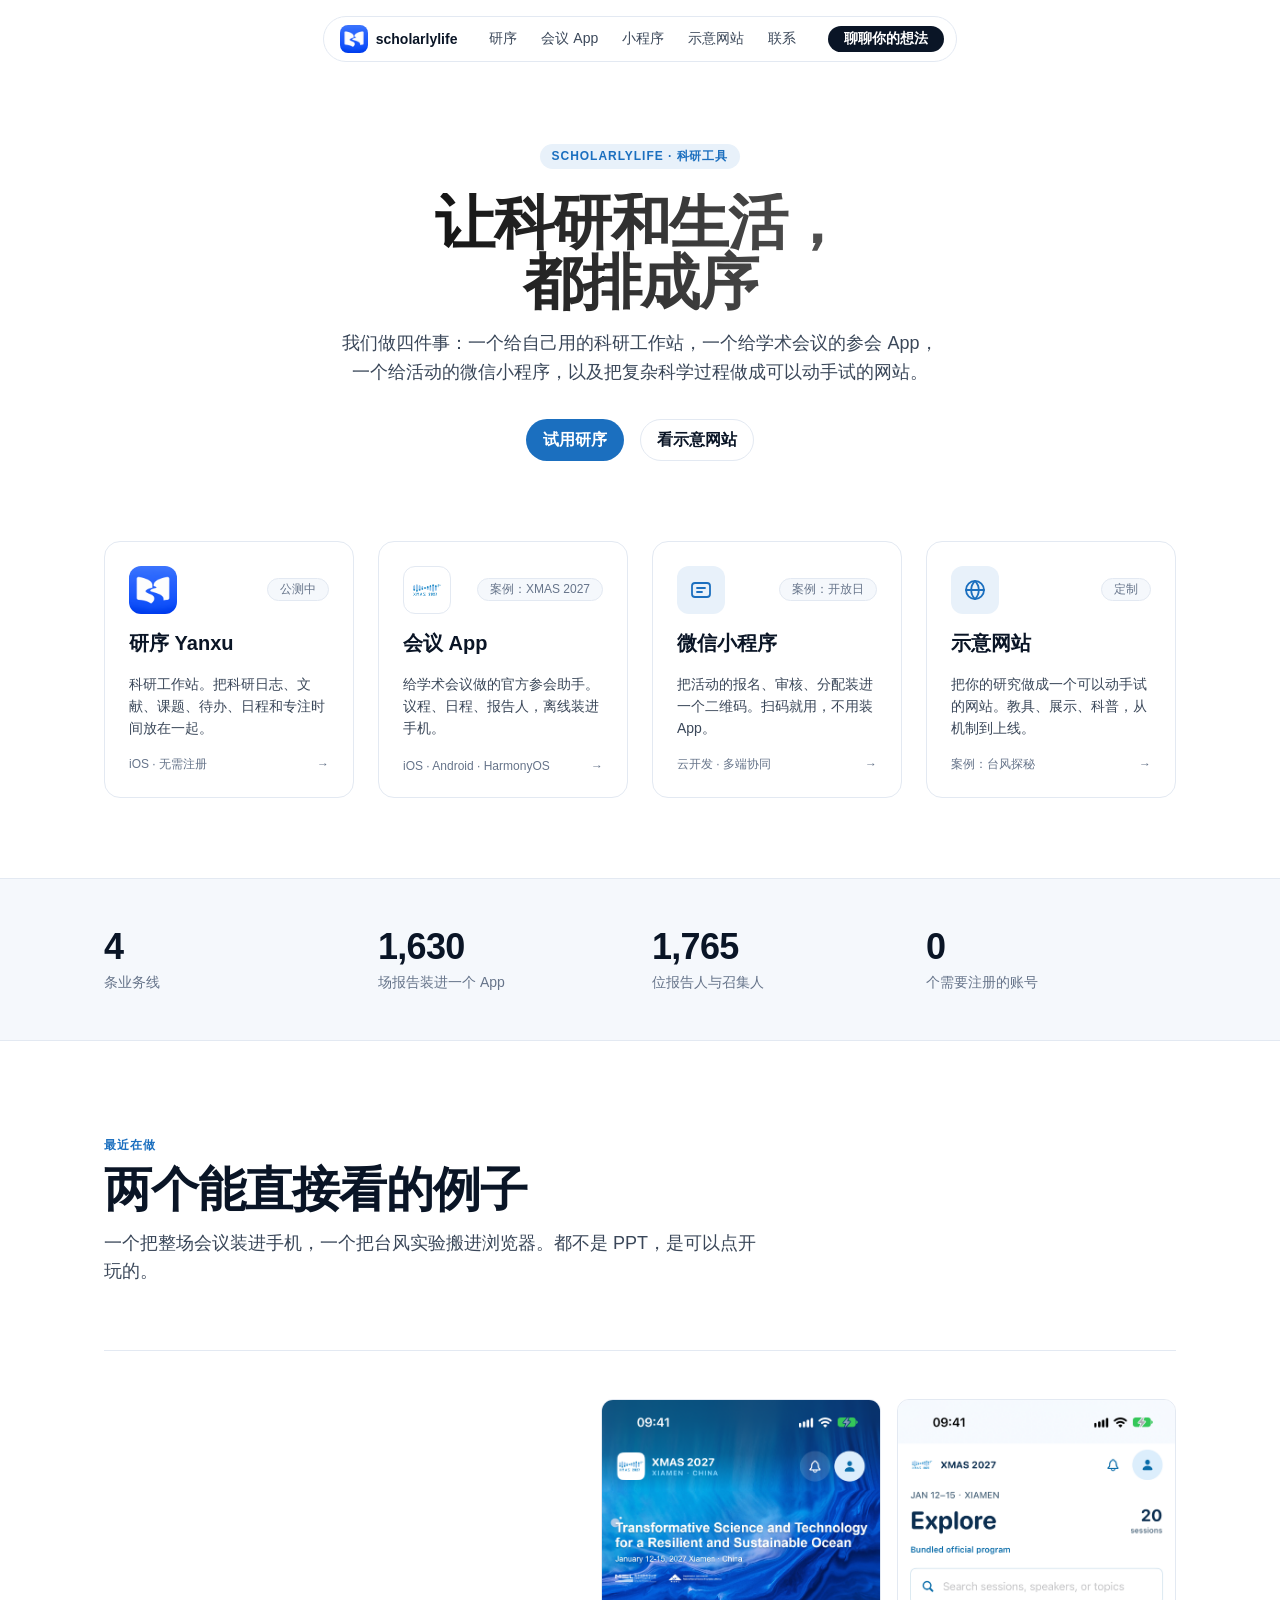
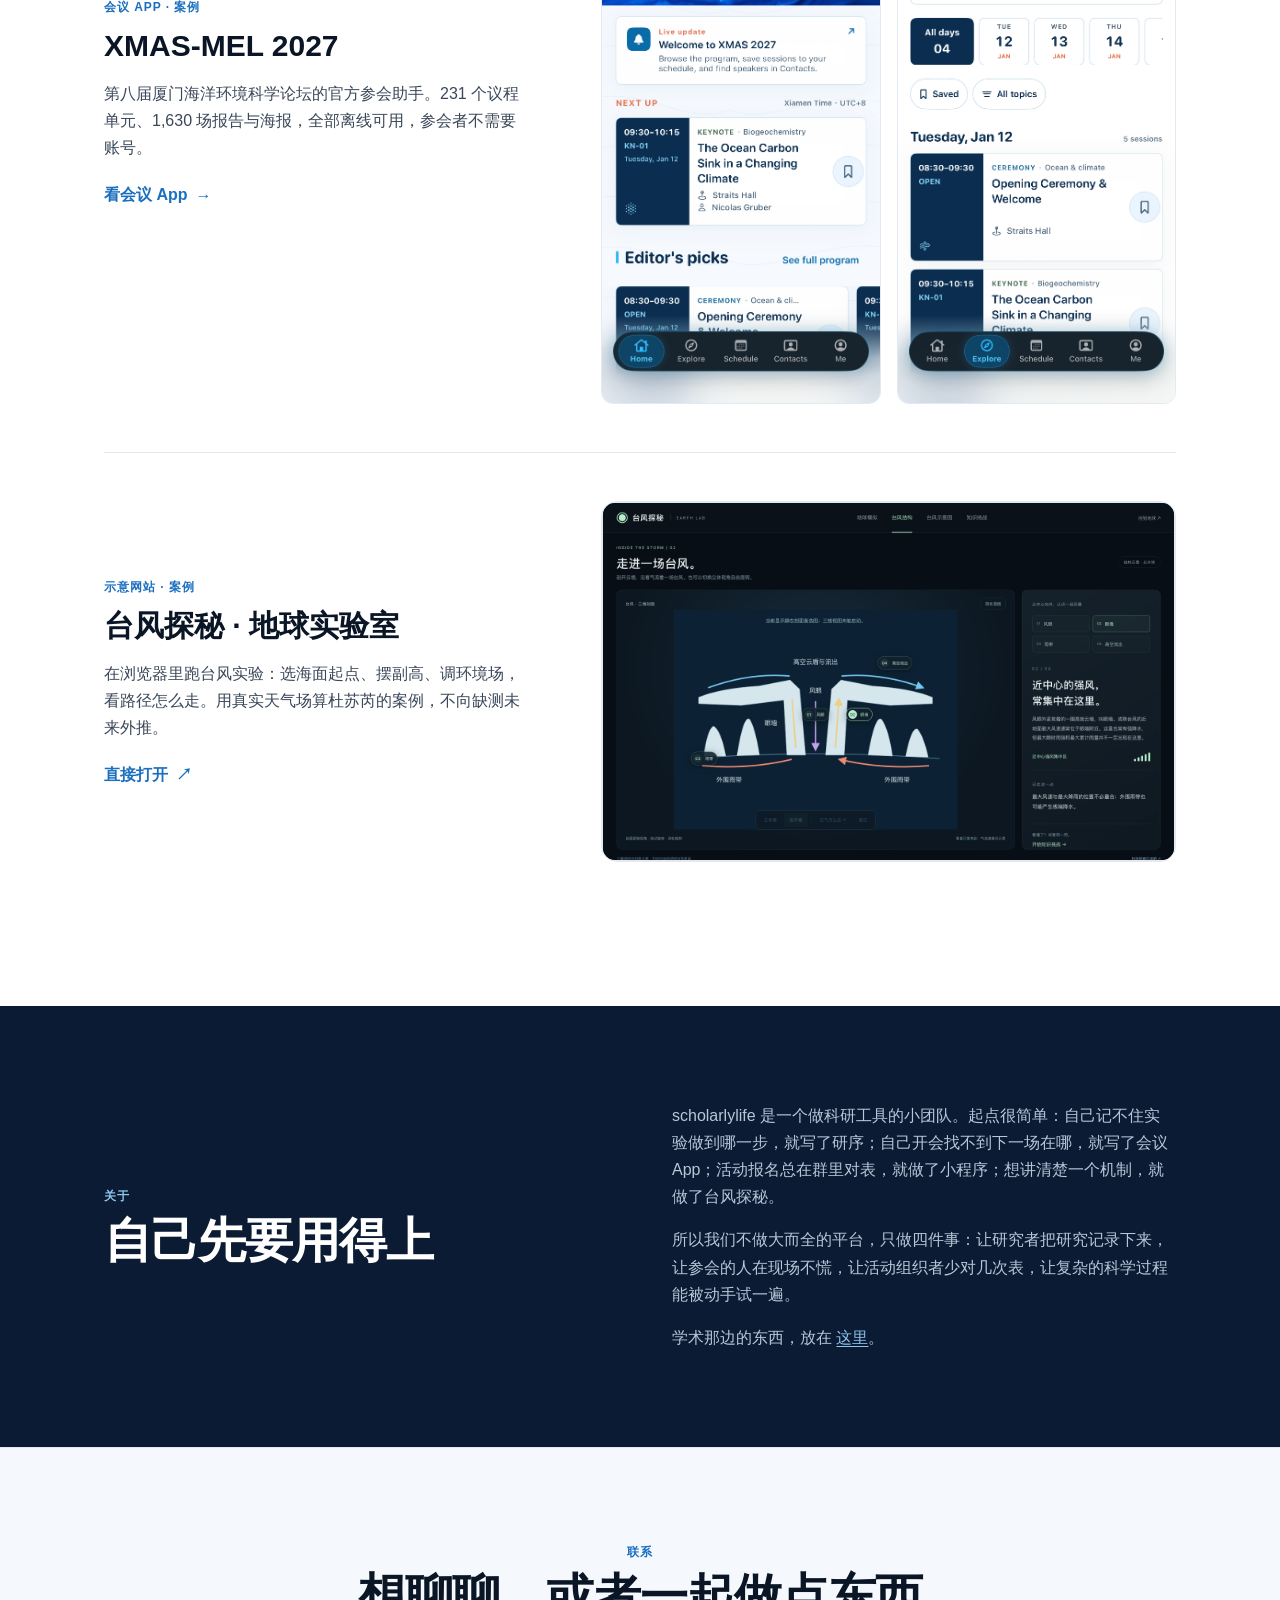
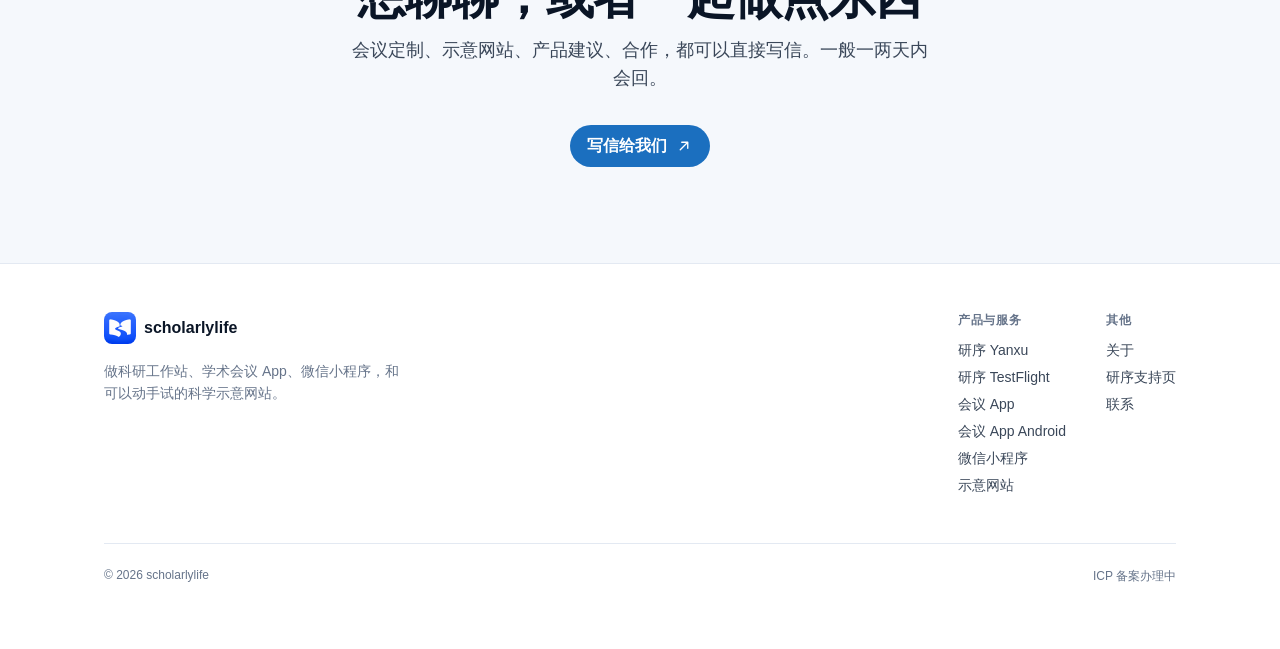
<file: index.html>
<!doctype html>
<html lang="zh-CN">
<head>
<meta charset="utf-8">
<meta name="viewport" content="width=device-width, initial-scale=1">
<title>scholarlylife — 科研工具、会议 App、小程序与科学示意网站</title>
<meta name="description" content="我们做四件事：研序科研工作站、学术会议 App、微信小程序、可交互的科学示意网站。让科研和生活都排成序。">
<meta property="og:description" content="研序科研工作站、学术会议 App、微信小程序、可交互的科学示意网站。">
<meta property="og:title" content="scholarlylife — 让科研和生活，都排成序">
<meta property="og:description" content="研序科研工作站、学术会议 App、可交互的科学示意网站。">
<meta property="og:type" content="website">
<link rel="icon" href="assets/yanxu-icon.png">
<link rel="stylesheet" href="styles.css">
</head>
<body>

<nav class="nav">
  <div class="nav-inner">
    <a class="brand" href="./">
      <img src="assets/yanxu-icon.png" alt="">
      <b>scholarlylife</b>
    </a>
    <div class="nav-links">
      <a href="yanxu/">研序</a>
      <a href="conference/">会议 App</a>
      <a href="miniprogram/">小程序</a>
      <a href="studio/">示意网站</a>
      <a href="#contact">联系</a>
    </div>
    <a class="nav-cta" href="studio/">聊聊你的想法</a>
  </div>
</nav>

<header class="hero hero-center" id="top">
  <div class="wrap">
    <span class="eyebrow">scholarlylife · 科研工具</span>
    <h1 class="heading-1">让科研和生活，<br>都排成序</h1>
    <p class="lede">我们做四件事：一个给自己用的科研工作站，一个给学术会议的参会 App，一个给活动的微信小程序，以及把复杂科学过程做成可以动手试的网站。</p>
    <div class="hero-actions">
      <a class="btn btn-primary" href="yanxu/">试用研序</a>
      <a class="btn btn-ghost" href="studio/">看示意网站</a>
    </div>
  </div>
</header>

<div class="wrap trio">
  <a class="trio-card reveal" href="yanxu/">
    <div class="trio-top">
      <img src="assets/yanxu-icon.png" alt="">
      <span class="trio-tag">公测中</span>
    </div>
    <h3>研序 Yanxu</h3>
    <p>科研工作站。把科研日志、文献、课题、待办、日程和专注时间放在一起。</p>
    <div class="trio-foot"><span>iOS · 无需注册</span><span class="arrow">→</span></div>
  </a>

  <a class="trio-card reveal" href="conference/">
    <div class="trio-top">
      <img class="mark-wide" src="assets/xmas-mark.png" alt="">
      <span class="trio-tag">案例：XMAS 2027</span>
    </div>
    <h3>会议 App</h3>
    <p>给学术会议做的官方参会助手。议程、日程、报告人，离线装进手机。</p>
    <div class="trio-foot"><span>iOS · Android · HarmonyOS</span><span class="arrow">→</span></div>
  </a>

  <a class="trio-card reveal" href="miniprogram/">
    <div class="trio-top">
      <div class="trio-glyph">
        <svg viewBox="0 0 24 24" fill="none" stroke="currentColor" stroke-width="1.8" stroke-linecap="round" stroke-linejoin="round"><rect x="3" y="5" width="18" height="14" rx="3"/><path d="M8 10h8M8 14h5"/></svg>
      </div>
      <span class="trio-tag">案例：开放日</span>
    </div>
    <h3>微信小程序</h3>
    <p>把活动的报名、审核、分配装进一个二维码。扫码就用，不用装 App。</p>
    <div class="trio-foot"><span>云开发 · 多端协同</span><span class="arrow">→</span></div>
  </a>

  <a class="trio-card reveal" href="studio/">
    <div class="trio-top">
      <div class="trio-glyph">
        <svg viewBox="0 0 24 24" fill="none" stroke="currentColor" stroke-width="1.8" stroke-linecap="round" stroke-linejoin="round"><circle cx="12" cy="12" r="9"/><path d="M3 12h18M12 3c2.5 2.5 3.8 5.6 3.8 9S14.5 18.5 12 21c-2.5-2.5-3.8-5.6-3.8-9S9.5 5.5 12 3Z"/></svg>
      </div>
      <span class="trio-tag">定制</span>
    </div>
    <h3>示意网站</h3>
    <p>把你的研究做成一个可以动手试的网站。教具、展示、科普，从机制到上线。</p>
    <div class="trio-foot"><span>案例：台风探秘</span><span class="arrow">→</span></div>
  </a>
</div>

<div class="stats">
  <div class="wrap stats-grid">
    <div class="stat reveal"><b>4</b><span>条业务线</span></div>
    <div class="stat reveal"><b>1,630</b><span>场报告装进一个 App</span></div>
    <div class="stat reveal"><b>1,765</b><span>位报告人与召集人</span></div>
    <div class="stat reveal"><b>0</b><span>个需要注册的账号</span></div>
  </div>
</div>

<section id="work">
  <div class="wrap">
    <div class="sec-head reveal">
      <div class="kicker">最近在做</div>
      <h2 class="heading-2">两个能直接看的例子</h2>
      <p>一个把整场会议装进手机，一个把台风实验搬进浏览器。都不是 PPT，是可以点开玩的。</p>
    </div>

    <div class="case-teaser reveal">
      <div class="case-teaser-copy">
        <span class="kicker">会议 App · 案例</span>
        <h3>XMAS-MEL 2027</h3>
        <p>第八届厦门海洋环境科学论坛的官方参会助手。231 个议程单元、1,630 场报告与海报，全部离线可用，参会者不需要账号。</p>
        <a class="text-link" href="conference/">看会议 App <span>→</span></a>
      </div>
      <div class="case-teaser-shots">
        <img src="assets/xmas-01-home.png" alt="XMAS 2027 App 首页">
        <img src="assets/xmas-02-program.png" alt="议程列表">
      </div>
    </div>

    <div class="case-teaser reveal">
      <div class="case-teaser-copy">
        <span class="kicker">示意网站 · 案例</span>
        <h3>台风探秘 · 地球实验室</h3>
        <p>在浏览器里跑台风实验：选海面起点、摆副高、调环境场，看路径怎么走。用真实天气场算杜苏芮的案例，不向缺测未来外推。</p>
        <a class="text-link" href="https://brian-jiangz.github.io/typhoon-explorer/" target="_blank" rel="noopener">直接打开 <span>↗</span></a>
      </div>
      <div class="case-teaser-shots">
        <a class="case-teaser-wide" href="https://brian-jiangz.github.io/typhoon-explorer/structure.html" target="_blank" rel="noopener">
          <img src="assets/typhoon-structure.png" alt="台风探秘 · 台风结构页面">
        </a>
      </div>
    </div>
  </div>
</section>

<section class="band" id="about">
  <div class="wrap band-grid">
    <div class="reveal">
      <div class="kicker">关于</div>
      <h2 class="heading-2">自己先要用得上</h2>
    </div>
    <div class="reveal">
      <p>scholarlylife 是一个做科研工具的小团队。起点很简单：自己记不住实验做到哪一步，就写了研序；自己开会找不到下一场在哪，就写了会议 App；活动报名总在群里对表，就做了小程序；想讲清楚一个机制，就做了台风探秘。</p>
      <p style="margin-top:var(--s-200)">所以我们不做大而全的平台，只做四件事：让研究者把研究记录下来，让参会的人在现场不慌，让活动组织者少对几次表，让复杂的科学过程能被动手试一遍。</p>
      <p style="margin-top:var(--s-200)">学术那边的东西，放在 <a href="https://brian-jiangz.github.io/" target="_blank" rel="noopener">这里</a>。</p>
    </div>
  </div>
</section>

<section class="contact" id="contact">
  <div class="wrap inner reveal">
    <div class="kicker">联系</div>
    <h2 class="heading-2">想聊聊，或者一起做点东西</h2>
    <p>会议定制、示意网站、产品建议、合作，都可以直接写信。一般一两天内会回。</p>
    <a class="btn btn-primary" href="mailto:jiangzheng0332@163.com">
      写信给我们
      <svg viewBox="0 0 24 24" width="18" height="18" fill="none" stroke="currentColor" stroke-width="1.8" stroke-linecap="round" stroke-linejoin="round" aria-hidden="true"><path d="M7 17 17 7M9 7h8v8"/></svg>
    </a>
  </div>
</section>

<footer>
  <div class="wrap">
    <div class="foot-grid">
      <div>
        <div class="foot-brand"><img src="assets/yanxu-icon.png" alt=""><b>scholarlylife</b></div>
        <p>做科研工作站、学术会议 App、微信小程序，和可以动手试的科学示意网站。</p>
      </div>
      <div class="foot-links">
        <div>
          <h4>产品与服务</h4>
          <ul>
            <li><a href="yanxu/">研序 Yanxu</a></li>
            <li><a href="yanxu/">研序 TestFlight</a></li>
            <li><a href="conference/">会议 App</a></li>
            <li><a href="https://www.pgyer.com/xmas-android" target="_blank" rel="noopener">会议 App Android</a></li>
            <li><a href="miniprogram/">微信小程序</a></li>
            <li><a href="studio/">示意网站</a></li>
          </ul>
        </div>
        <div>
          <h4>其他</h4>
          <ul>
            <li><a href="#about">关于</a></li>
            <li><a href="https://brian-jiangz.github.io/yanxu-support/" target="_blank" rel="noopener">研序支持页</a></li>
            <li><a href="mailto:jiangzheng0332@163.com">联系</a></li>
          </ul>
        </div>
      </div>
    </div>
    <div class="foot-bottom">
      <span>© 2026 scholarlylife</span>
      <span>ICP 备案办理中</span>
    </div>
  </div>
</footer>

<script>
(function(){
  var els=document.querySelectorAll('.reveal');
  if(!('IntersectionObserver' in window)){els.forEach(function(e){e.classList.add('in')});return}
  var io=new IntersectionObserver(function(entries){
    entries.forEach(function(en){
      if(en.isIntersecting){en.target.classList.add('in');io.unobserve(en.target)}
    });
  },{rootMargin:'0px 0px -10% 0px',threshold:0.1});
  els.forEach(function(e){io.observe(e)});
})();
</script>
</body>
</html>
</file>
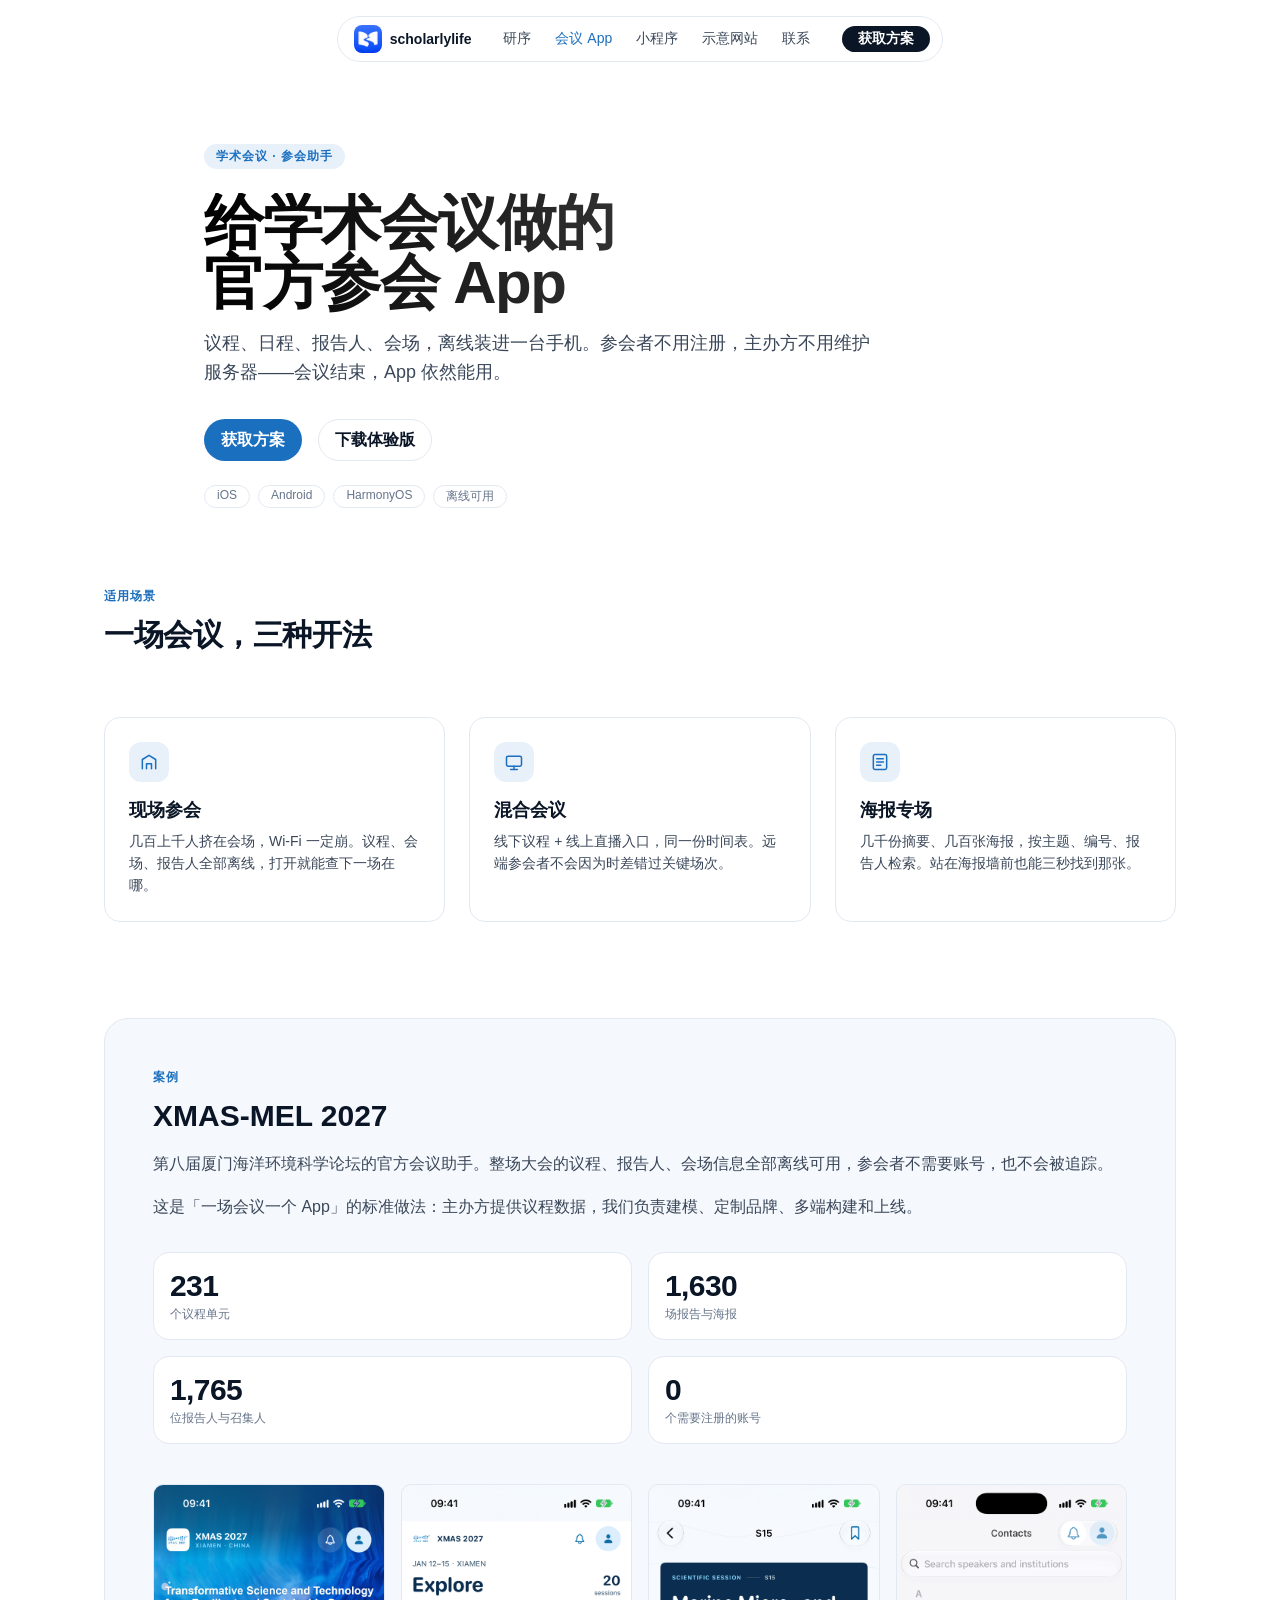
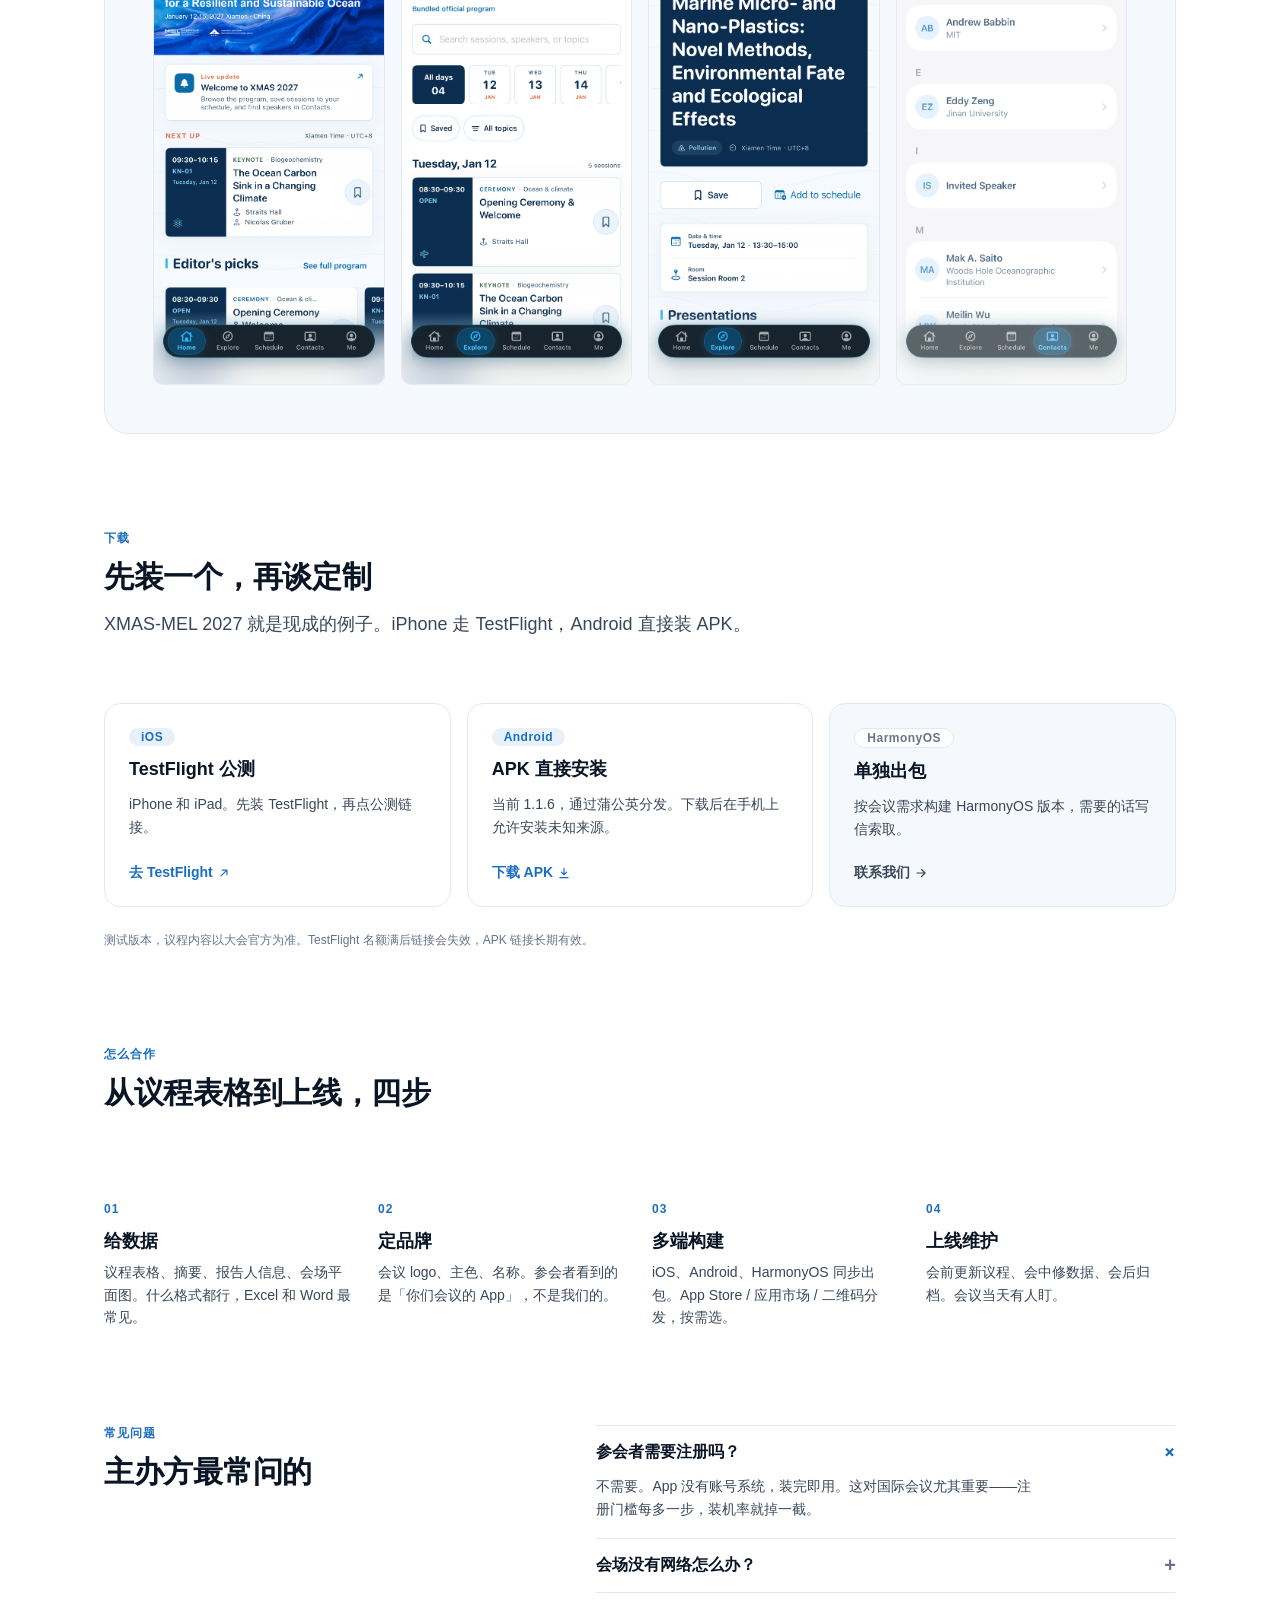
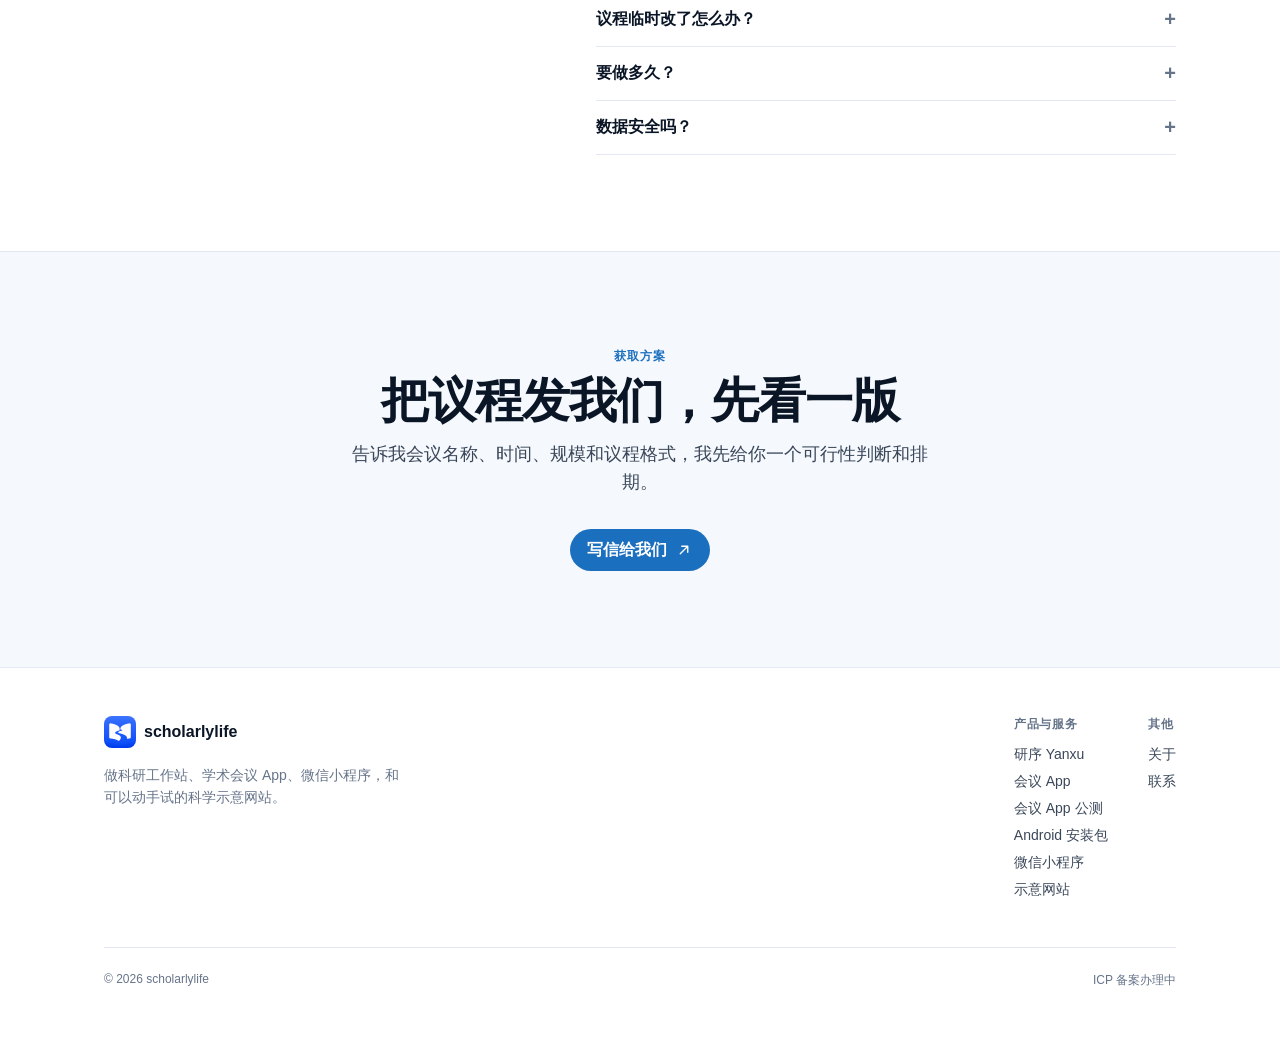
<file: conference/index.html>
<!doctype html>
<html lang="zh-CN">
<head>
<meta charset="utf-8">
<meta name="viewport" content="width=device-width, initial-scale=1">
<title>会议 App — 给学术会议做的官方参会助手 · scholarlylife</title>
<meta name="description" content="给学术会议做的官方参会 App：议程、日程、报告人、会场，离线装进手机。参会者无需注册，主办方不用维护服务器。">
<link rel="icon" href="../assets/xmas-icon.png">
<link rel="stylesheet" href="../styles.css">
</head>
<body>

<nav class="nav">
  <div class="nav-inner">
    <a class="brand" href="../"><img src="../assets/yanxu-icon.png" alt=""><b>scholarlylife</b></a>
    <div class="nav-links">
      <a href="../yanxu/">研序</a>
      <a href="./" class="active">会议 App</a>
      <a href="../miniprogram/">小程序</a>
      <a href="../studio/">示意网站</a>
      <a href="../#contact">联系</a>
    </div>
    <a class="nav-cta" href="#contact">获取方案</a>
  </div>
</nav>

<header class="page-hero">
  <div class="wrap">
    <span class="eyebrow">学术会议 · 参会助手</span>
    <h1 class="heading-1">给学术会议做的<br>官方参会 App</h1>
    <p class="lede">议程、日程、报告人、会场，离线装进一台手机。参会者不用注册，主办方不用维护服务器——会议结束，App 依然能用。</p>
    <div class="hero-actions">
      <a class="btn btn-primary" href="#contact">获取方案</a>
      <a class="btn btn-ghost" href="#download">下载体验版</a>
    </div>
    <div class="tags" style="margin-top:var(--s-300)">
      <span class="tag">iOS</span><span class="tag">Android</span>
      <span class="tag">HarmonyOS</span><span class="tag">离线可用</span>
    </div>
  </div>
</header>

<section style="padding-top:0">
  <div class="wrap">
    <div class="sec-head reveal">
      <div class="kicker">适用场景</div>
      <h2 class="heading-3">一场会议，三种开法</h2>
    </div>
    <div class="scenes">
      <article class="scene reveal">
        <div class="card-ico"><svg viewBox="0 0 24 24" fill="none" stroke="currentColor" stroke-width="1.8" stroke-linecap="round" stroke-linejoin="round"><path d="M4 20V9l8-5 8 5v11"/><path d="M9 20v-6h6v6"/></svg></div>
        <h3>现场参会</h3>
        <p>几百上千人挤在会场，Wi-Fi 一定崩。议程、会场、报告人全部离线，打开就能查下一场在哪。</p>
      </article>
      <article class="scene reveal">
        <div class="card-ico"><svg viewBox="0 0 24 24" fill="none" stroke="currentColor" stroke-width="1.8" stroke-linecap="round" stroke-linejoin="round"><rect x="3" y="5" width="18" height="12" rx="2"/><path d="M8 21h8M12 17v4"/></svg></div>
        <h3>混合会议</h3>
        <p>线下议程 + 线上直播入口，同一份时间表。远端参会者不会因为时差错过关键场次。</p>
      </article>
      <article class="scene reveal">
        <div class="card-ico"><svg viewBox="0 0 24 24" fill="none" stroke="currentColor" stroke-width="1.8" stroke-linecap="round" stroke-linejoin="round"><rect x="4" y="3" width="16" height="18" rx="2"/><path d="M8 8h8M8 12h8M8 16h5"/></svg></div>
        <h3>海报专场</h3>
        <p>几千份摘要、几百张海报，按主题、编号、报告人检索。站在海报墙前也能三秒找到那张。</p>
      </article>
    </div>
  </div>
</section>

<section style="padding-top:0">
  <div class="wrap">
    <div class="case-band reveal">
      <div class="case-head">
        <div>
          <span class="kicker">案例</span>
          <h3>XMAS-MEL 2027</h3>
          <p>第八届厦门海洋环境科学论坛的官方会议助手。整场大会的议程、报告人、会场信息全部离线可用，参会者不需要账号，也不会被追踪。</p>
          <p style="margin-top:var(--s-200)">这是「一场会议一个 App」的标准做法：主办方提供议程数据，我们负责建模、定制品牌、多端构建和上线。</p>
          <div class="case-stats-inline" style="margin-top:var(--s-400)">
            <div><b>231</b><span>个议程单元</span></div>
            <div><b>1,630</b><span>场报告与海报</span></div>
            <div><b>1,765</b><span>位报告人与召集人</span></div>
            <div><b>0</b><span>个需要注册的账号</span></div>
          </div>
        </div>
      </div>
      <div class="case-shots">
        <img src="../assets/xmas-01-home.png" alt="首页">
        <img src="../assets/xmas-02-program.png" alt="议程">
        <img src="../assets/xmas-03-session.png" alt="场次详情">
        <img src="../assets/xmas-04-contacts.png" alt="报告人">
      </div>
    </div>
  </div>
</section>

<section id="download" style="padding-top:0">
  <div class="wrap">
    <div class="sec-head reveal">
      <div class="kicker">下载</div>
      <h2 class="heading-3">先装一个，再谈定制</h2>
      <p>XMAS-MEL 2027 就是现成的例子。iPhone 走 TestFlight，Android 直接装 APK。</p>
    </div>

    <div class="download-grid">
      <a class="download-card reveal" href="https://testflight.apple.com/join/Vf8QCPkp" target="_blank" rel="noopener">
        <span class="dl-tag">iOS</span>
        <h3>TestFlight 公测</h3>
        <p>iPhone 和 iPad。先装 TestFlight，再点公测链接。</p>
        <span class="dl-cta">去 TestFlight
          <svg viewBox="0 0 24 24" width="14" height="14" fill="none" stroke="currentColor" stroke-width="2" stroke-linecap="round" stroke-linejoin="round"><path d="M7 17 17 7M9 7h8v8"/></svg>
        </span>
      </a>

      <a class="download-card reveal" href="https://www.pgyer.com/xmas-android" target="_blank" rel="noopener">
        <span class="dl-tag">Android</span>
        <h3>APK 直接安装</h3>
        <p>当前 1.1.6，通过蒲公英分发。下载后在手机上允许安装未知来源。</p>
        <span class="dl-cta">下载 APK
          <svg viewBox="0 0 24 24" width="14" height="14" fill="none" stroke="currentColor" stroke-width="2" stroke-linecap="round" stroke-linejoin="round"><path d="M12 4v11M7.5 10.5 12 15l4.5-4.5M5 20h14"/></svg>
        </span>
      </a>

      <a class="download-card muted reveal" href="mailto:jiangzheng0332@163.com?subject=HarmonyOS%20%E7%89%88%E6%9C%AC">
        <span class="dl-tag">HarmonyOS</span>
        <h3>单独出包</h3>
        <p>按会议需求构建 HarmonyOS 版本，需要的话写信索取。</p>
        <span class="dl-cta">联系我们
          <svg viewBox="0 0 24 24" width="14" height="14" fill="none" stroke="currentColor" stroke-width="2" stroke-linecap="round" stroke-linejoin="round"><path d="M5 12h14M13 6l6 6-6 6"/></svg>
        </span>
      </a>
    </div>

    <p class="download-note">测试版本，议程内容以大会官方为准。TestFlight 名额满后链接会失效，APK 链接长期有效。</p>
  </div>
</section>

<section style="padding-top:0">
  <div class="wrap">
    <div class="sec-head reveal">
      <div class="kicker">怎么合作</div>
      <h2 class="heading-3">从议程表格到上线，四步</h2>
    </div>
    <div class="steps4">
      <div class="step reveal"><h3>给数据</h3><p>议程表格、摘要、报告人信息、会场平面图。什么格式都行，Excel 和 Word 最常见。</p></div>
      <div class="step reveal"><h3>定品牌</h3><p>会议 logo、主色、名称。参会者看到的是「你们会议的 App」，不是我们的。</p></div>
      <div class="step reveal"><h3>多端构建</h3><p>iOS、Android、HarmonyOS 同步出包。App Store / 应用市场 / 二维码分发，按需选。</p></div>
      <div class="step reveal"><h3>上线维护</h3><p>会前更新议程、会中修数据、会后归档。会议当天有人盯。</p></div>
    </div>
  </div>
</section>

<section style="padding-top:0" id="faq">
  <div class="wrap faq">
    <div class="reveal">
      <div class="kicker">常见问题</div>
      <h2 class="heading-3">主办方最常问的</h2>
    </div>
    <div class="faq-list reveal">
      <details open><summary>参会者需要注册吗？</summary><p>不需要。App 没有账号系统，装完即用。这对国际会议尤其重要——注册门槛每多一步，装机率就掉一截。</p></details>
      <details><summary>会场没有网络怎么办？</summary><p>不影响。议程、摘要、报告人、会场信息都在安装包里，离线可完成全部核心操作。</p></details>
      <details><summary>议程临时改了怎么办？</summary><p>会前通过版本更新同步；会中可以紧急修数据重新出包，也可以用配置下发做小范围修正。</p></details>
      <details><summary>要做多久？</summary><p>取决于议程规模和定制程度。一场几百场报告的会议，从拿到完整数据到上线通常按周计，具体看排期。</p></details>
      <details><summary>数据安全吗？</summary><p>参会者侧无账号、无追踪。主办方侧的摘要和报告人信息按约定范围使用，不做二次分发。</p></details>
    </div>
  </div>
</section>

<section class="contact" id="contact">
  <div class="wrap inner reveal">
    <div class="kicker">获取方案</div>
    <h2 class="heading-2">把议程发我们，先看一版</h2>
    <p>告诉我会议名称、时间、规模和议程格式，我先给你一个可行性判断和排期。</p>
    <a class="btn btn-primary" href="mailto:jiangzheng0332@163.com?subject=会议%20App%20定制">
      写信给我们
      <svg viewBox="0 0 24 24" width="18" height="18" fill="none" stroke="currentColor" stroke-width="1.8" stroke-linecap="round" stroke-linejoin="round"><path d="M7 17 17 7M9 7h8v8"/></svg>
    </a>
  </div>
</section>

<footer>
  <div class="wrap">
    <div class="foot-grid">
      <div>
        <div class="foot-brand"><img src="../assets/yanxu-icon.png" alt=""><b>scholarlylife</b></div>
        <p>做科研工作站、学术会议 App、微信小程序，和可以动手试的科学示意网站。</p>
      </div>
      <div class="foot-links">
        <div>
          <h4>产品与服务</h4>
          <ul>
            <li><a href="../yanxu/">研序 Yanxu</a></li>
            <li><a href="./">会议 App</a></li>
            <li><a href="https://testflight.apple.com/join/Vf8QCPkp" target="_blank" rel="noopener">会议 App 公测</a></li>
            <li><a href="https://www.pgyer.com/xmas-android" target="_blank" rel="noopener">Android 安装包</a></li>
            <li><a href="../miniprogram/">微信小程序</a></li>
            <li><a href="../studio/">示意网站</a></li>
          </ul>
        </div>
        <div>
          <h4>其他</h4>
          <ul>
            <li><a href="../#about">关于</a></li>
            <li><a href="../#contact">联系</a></li>
          </ul>
        </div>
      </div>
    </div>
    <div class="foot-bottom">
      <span>© 2026 scholarlylife</span>
      <span>ICP 备案办理中</span>
    </div>
  </div>
</footer>

<script>
(function(){
  var els=document.querySelectorAll('.reveal');
  if(!('IntersectionObserver' in window)){els.forEach(function(e){e.classList.add('in')});return}
  var io=new IntersectionObserver(function(entries){
    entries.forEach(function(en){
      if(en.isIntersecting){en.target.classList.add('in');io.unobserve(en.target)}
    });
  },{rootMargin:'0px 0px -10% 0px',threshold:0.1});
  els.forEach(function(e){io.observe(e)});
})();
</script>
</body>
</html>
</file>
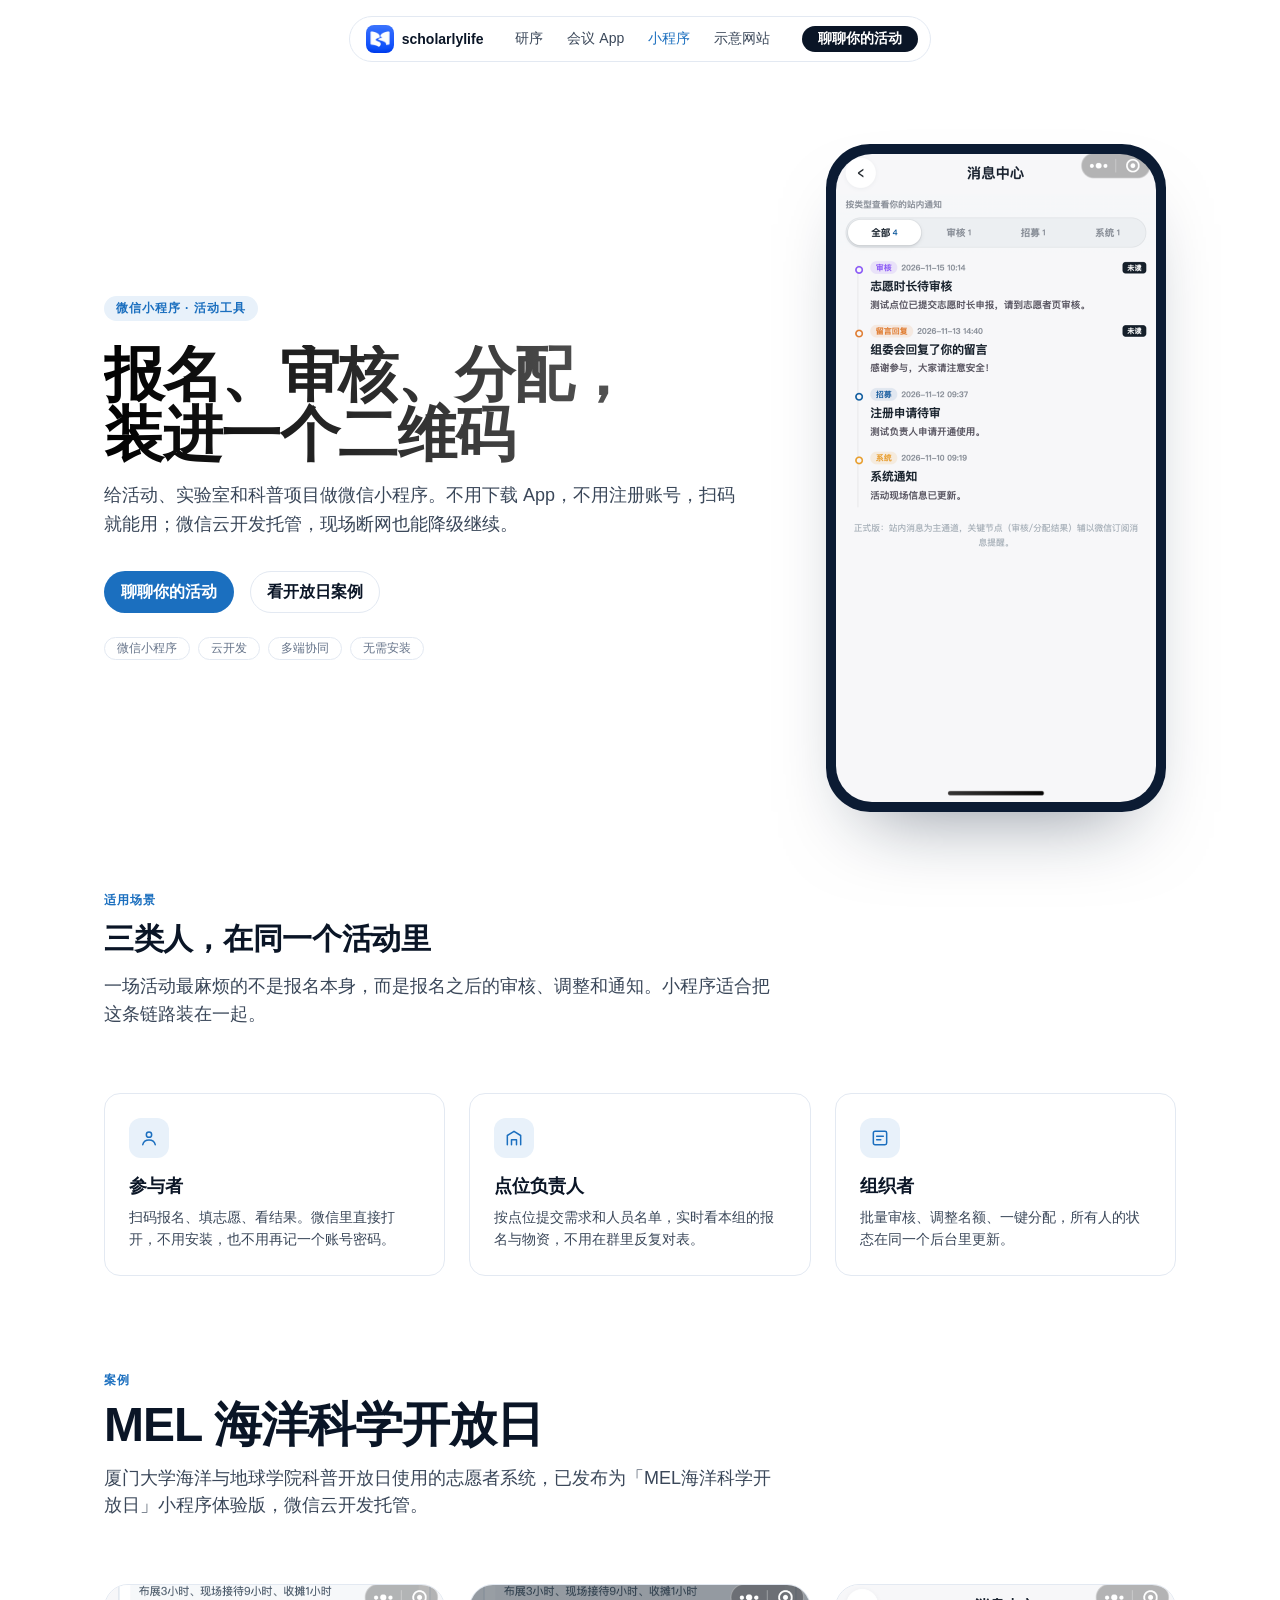
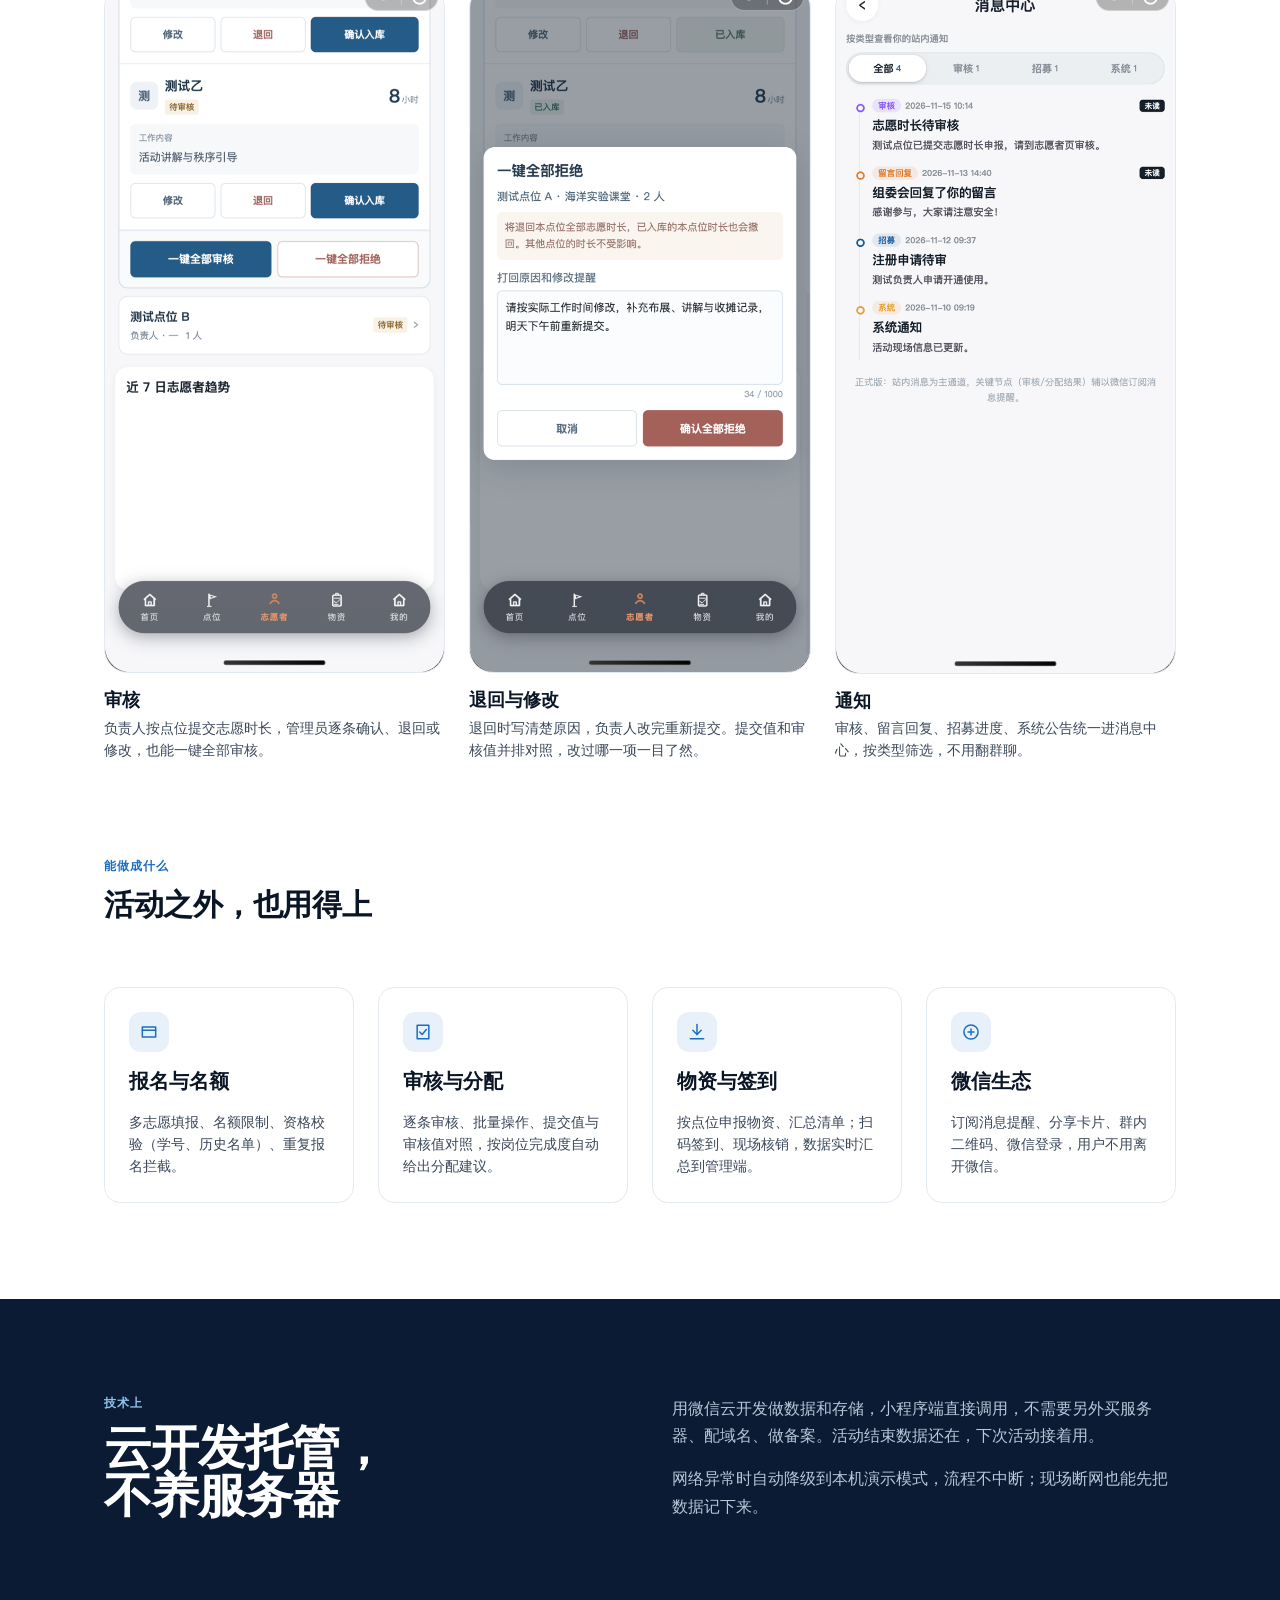
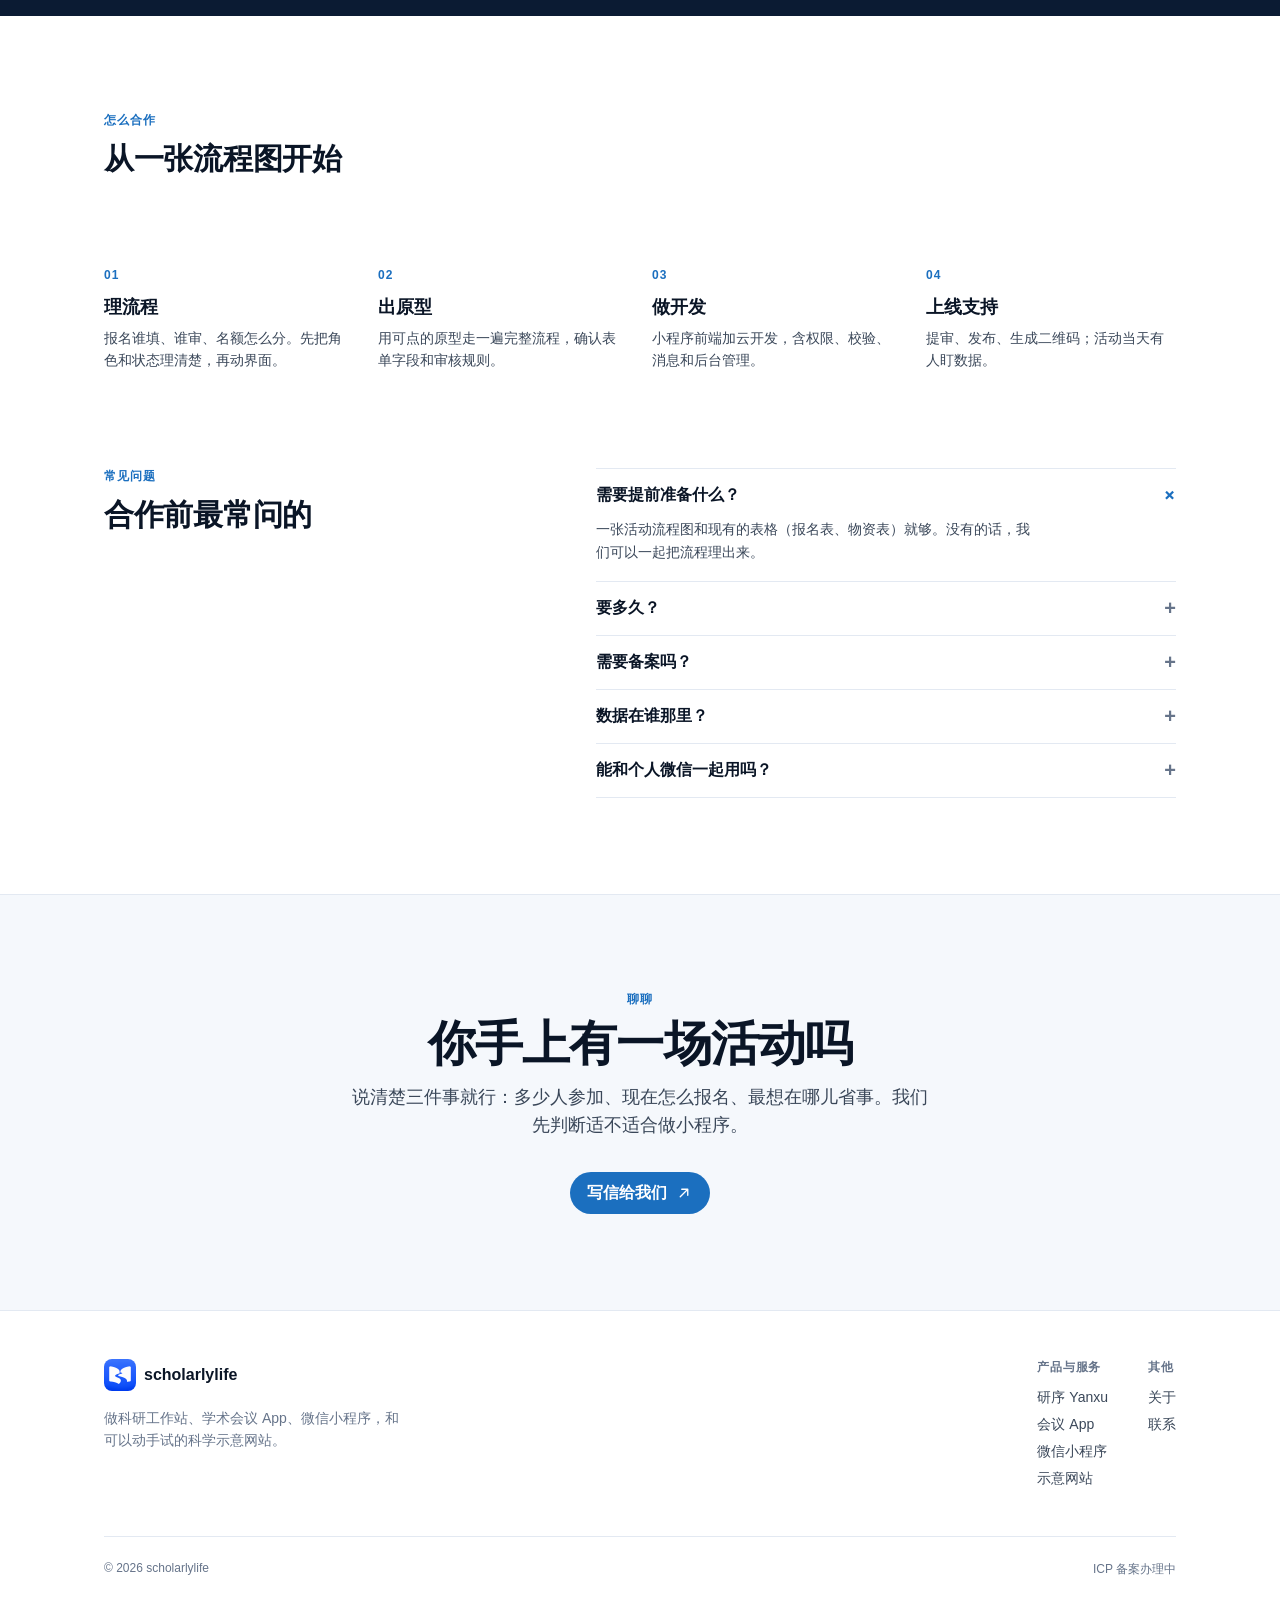
<file: miniprogram/index.html>
<!doctype html>
<html lang="zh-CN">
<head>
<meta charset="utf-8">
<meta name="viewport" content="width=device-width, initial-scale=1">
<title>微信小程序开发 — 报名、审核、分配一条线 · scholarlylife</title>
<meta name="description" content="给活动、实验室和科普项目做微信小程序：报名、审核、分配、通知。案例：MEL 海洋科学开放日志愿者系统。">
<meta property="og:title" content="微信小程序开发 · scholarlylife">
<meta property="og:description" content="把一场活动的报名、审核和分配装进一个二维码。">
<meta property="og:image" content="https://brian-jiangz.github.io/scholarlylife/assets/miniprogram/notify.png">
<link rel="icon" href="../assets/yanxu-icon.png">
<link rel="stylesheet" href="../styles.css">
</head>
<body>

<nav class="nav">
  <div class="nav-inner">
    <a class="brand" href="../"><img src="../assets/yanxu-icon.png" alt=""><b>scholarlylife</b></a>
    <div class="nav-links">
      <a href="../yanxu/">研序</a>
      <a href="../conference/">会议 App</a>
      <a href="./" class="active">小程序</a>
      <a href="../studio/">示意网站</a>
    </div>
    <a class="nav-cta" href="#contact">聊聊你的活动</a>
  </div>
</nav>

<header class="page-hero hero-split">
  <div class="wrap hero-split-grid">
    <div>
      <span class="eyebrow">微信小程序 · 活动工具</span>
      <h1 class="heading-1">报名、审核、分配，<br>装进一个二维码</h1>
      <p class="lede">给活动、实验室和科普项目做微信小程序。不用下载 App，不用注册账号，扫码就能用；微信云开发托管，现场断网也能降级继续。</p>
      <div class="hero-actions">
        <a class="btn btn-primary" href="#contact">聊聊你的活动</a>
        <a class="btn btn-ghost" href="#case">看开放日案例</a>
      </div>
      <div class="tags" style="margin-top:var(--s-300)">
        <span class="tag">微信小程序</span><span class="tag">云开发</span>
        <span class="tag">多端协同</span><span class="tag">无需安装</span>
      </div>
    </div>
    <div class="device reveal">
      <img src="../assets/miniprogram/notify.png" alt="海洋科学开放日小程序：消息中心">
    </div>
  </div>
</header>

<section style="padding-top:0">
  <div class="wrap">
    <div class="sec-head reveal">
      <div class="kicker">适用场景</div>
      <h2 class="heading-3">三类人，在同一个活动里</h2>
      <p>一场活动最麻烦的不是报名本身，而是报名之后的审核、调整和通知。小程序适合把这条链路装在一起。</p>
    </div>
    <div class="scenes">
      <article class="scene reveal">
        <div class="card-ico"><svg viewBox="0 0 24 24" fill="none" stroke="currentColor" stroke-width="1.8" stroke-linecap="round" stroke-linejoin="round"><circle cx="12" cy="8" r="3.2"/><path d="M4.5 20c.8-3.4 3.8-5.6 7.5-5.6s6.7 2.2 7.5 5.6"/></svg></div>
        <h3>参与者</h3>
        <p>扫码报名、填志愿、看结果。微信里直接打开，不用安装，也不用再记一个账号密码。</p>
      </article>
      <article class="scene reveal">
        <div class="card-ico"><svg viewBox="0 0 24 24" fill="none" stroke="currentColor" stroke-width="1.8" stroke-linecap="round" stroke-linejoin="round"><path d="M4 20V9l8-5 8 5v11"/><path d="M9 20v-6h6v6"/></svg></div>
        <h3>点位负责人</h3>
        <p>按点位提交需求和人员名单，实时看本组的报名与物资，不用在群里反复对表。</p>
      </article>
      <article class="scene reveal">
        <div class="card-ico"><svg viewBox="0 0 24 24" fill="none" stroke="currentColor" stroke-width="1.8" stroke-linecap="round" stroke-linejoin="round"><rect x="4" y="4" width="16" height="16" rx="2"/><path d="M8 10h8M8 14h5"/></svg></div>
        <h3>组织者</h3>
        <p>批量审核、调整名额、一键分配，所有人的状态在同一个后台里更新。</p>
      </article>
    </div>
  </div>
</section>

<section id="case" style="padding-top:0">
  <div class="wrap">
    <div class="sec-head reveal">
      <div class="kicker">案例</div>
      <h2 class="heading-2">MEL 海洋科学开放日</h2>
      <p>厦门大学海洋与地球学院科普开放日使用的志愿者系统，已发布为「MEL海洋科学开放日」小程序体验版，微信云开发托管。</p>
    </div>

    <div class="shots3">
      <figure class="shot-card reveal">
        <img src="../assets/miniprogram/review.png" alt="点位批量审核：确认入库、退回或修改">
        <figcaption>
          <h3>审核</h3>
          <p>负责人按点位提交志愿时长，管理员逐条确认、退回或修改，也能一键全部审核。</p>
        </figcaption>
      </figure>
      <figure class="shot-card reveal">
        <img src="../assets/miniprogram/reject.png" alt="退回原因与修改提醒">
        <figcaption>
          <h3>退回与修改</h3>
          <p>退回时写清楚原因，负责人改完重新提交。提交值和审核值并排对照，改过哪一项一目了然。</p>
        </figcaption>
      </figure>
      <figure class="shot-card reveal">
        <img src="../assets/miniprogram/notify.png" alt="消息中心：审核、留言、招募和系统通知">
        <figcaption>
          <h3>通知</h3>
          <p>审核、留言回复、招募进度、系统公告统一进消息中心，按类型筛选，不用翻群聊。</p>
        </figcaption>
      </figure>
    </div>
  </div>
</section>

<section style="padding-top:0">
  <div class="wrap">
    <div class="sec-head reveal">
      <div class="kicker">能做成什么</div>
      <h2 class="heading-3">活动之外，也用得上</h2>
    </div>
    <div class="cards cards4">
      <article class="card reveal">
        <div class="card-ico"><svg viewBox="0 0 24 24" fill="none" stroke="currentColor" stroke-width="1.8" stroke-linecap="round" stroke-linejoin="round"><path d="M4 6h16v12H4z"/><path d="M4 10h16"/></svg></div>
        <h3>报名与名额</h3>
        <p>多志愿填报、名额限制、资格校验（学号、历史名单）、重复报名拦截。</p>
      </article>
      <article class="card reveal">
        <div class="card-ico"><svg viewBox="0 0 24 24" fill="none" stroke="currentColor" stroke-width="1.8" stroke-linecap="round" stroke-linejoin="round"><path d="M5 4h14v16H5z"/><path d="m8 12 3 3 5-6"/></svg></div>
        <h3>审核与分配</h3>
        <p>逐条审核、批量操作、提交值与审核值对照，按岗位完成度自动给出分配建议。</p>
      </article>
      <article class="card reveal">
        <div class="card-ico"><svg viewBox="0 0 24 24" fill="none" stroke="currentColor" stroke-width="1.8" stroke-linecap="round" stroke-linejoin="round"><path d="M12 3v12"/><path d="m7 10 5 5 5-5"/><path d="M4 20h16"/></svg></div>
        <h3>物资与签到</h3>
        <p>按点位申报物资、汇总清单；扫码签到、现场核销，数据实时汇总到管理端。</p>
      </article>
      <article class="card reveal">
        <div class="card-ico"><svg viewBox="0 0 24 24" fill="none" stroke="currentColor" stroke-width="1.8" stroke-linecap="round" stroke-linejoin="round"><circle cx="12" cy="12" r="8.5"/><path d="M8.5 12h7M12 8.5v7"/></svg></div>
        <h3>微信生态</h3>
        <p>订阅消息提醒、分享卡片、群内二维码、微信登录，用户不用离开微信。</p>
      </article>
    </div>
  </div>
</section>

<section class="band">
  <div class="wrap band-grid">
    <div class="reveal">
      <div class="kicker">技术上</div>
      <h2 class="heading-2">云开发托管，<br>不养服务器</h2>
    </div>
    <div class="reveal">
      <p>用微信云开发做数据和存储，小程序端直接调用，不需要另外买服务器、配域名、做备案。活动结束数据还在，下次活动接着用。</p>
      <p style="margin-top:var(--s-200)">网络异常时自动降级到本机演示模式，流程不中断；现场断网也能先把数据记下来。</p>
    </div>
  </div>
</section>

<section>
  <div class="wrap">
    <div class="sec-head reveal">
      <div class="kicker">怎么合作</div>
      <h2 class="heading-3">从一张流程图开始</h2>
    </div>
    <div class="steps4">
      <div class="step reveal"><h3>理流程</h3><p>报名谁填、谁审、名额怎么分。先把角色和状态理清楚，再动界面。</p></div>
      <div class="step reveal"><h3>出原型</h3><p>用可点的原型走一遍完整流程，确认表单字段和审核规则。</p></div>
      <div class="step reveal"><h3>做开发</h3><p>小程序前端加云开发，含权限、校验、消息和后台管理。</p></div>
      <div class="step reveal"><h3>上线支持</h3><p>提审、发布、生成二维码；活动当天有人盯数据。</p></div>
    </div>
  </div>
</section>

<section style="padding-top:0" id="faq">
  <div class="wrap faq">
    <div class="reveal">
      <div class="kicker">常见问题</div>
      <h2 class="heading-3">合作前最常问的</h2>
    </div>
    <div class="faq-list reveal">
      <details open><summary>需要提前准备什么？</summary><p>一张活动流程图和现有的表格（报名表、物资表）就够。没有的话，我们可以一起把流程理出来。</p></details>
      <details><summary>要多久？</summary><p>一个表单加审核的小程序通常按周计；涉及多角色、分配算法和消息通知，按月计。</p></details>
      <details><summary>需要备案吗？</summary><p>小程序本身走微信的备案流程，不需要另外买域名和服务器。我们负责提交材料，主体资质需要你这边提供。</p></details>
      <details><summary>数据在谁那里？</summary><p>在你自己名下的云开发环境里，我们只给你账号下的项目做开发，不托管你的数据。</p></details>
      <details><summary>能和个人微信一起用吗？</summary><p>能。参与者用微信直接打开，组织者用微信登录后台，不需要额外装 App 或记账号。</p></details>
    </div>
  </div>
</section>

<section class="contact" id="contact">
  <div class="wrap inner reveal">
    <div class="kicker">聊聊</div>
    <h2 class="heading-2">你手上有一场活动吗</h2>
    <p>说清楚三件事就行：多少人参加、现在怎么报名、最想在哪儿省事。我们先判断适不适合做小程序。</p>
    <a class="btn btn-primary" href="mailto:jiangzheng0332@163.com?subject=%E5%B0%8F%E7%A8%8B%E5%BA%8F%E5%90%88%E4%BD%9C">
      写信给我们
      <svg viewBox="0 0 24 24" width="18" height="18" fill="none" stroke="currentColor" stroke-width="1.8" stroke-linecap="round" stroke-linejoin="round"><path d="M7 17 17 7M9 7h8v8"/></svg>
    </a>
  </div>
</section>

<footer>
  <div class="wrap">
    <div class="foot-grid">
      <div>
        <div class="foot-brand"><img src="../assets/yanxu-icon.png" alt=""><b>scholarlylife</b></div>
        <p>做科研工作站、学术会议 App、微信小程序，和可以动手试的科学示意网站。</p>
      </div>
      <div class="foot-links">
        <div>
          <h4>产品与服务</h4>
          <ul>
            <li><a href="../yanxu/">研序 Yanxu</a></li>
            <li><a href="../conference/">会议 App</a></li>
            <li><a href="./">微信小程序</a></li>
            <li><a href="../studio/">示意网站</a></li>
          </ul>
        </div>
        <div>
          <h4>其他</h4>
          <ul>
            <li><a href="../#about">关于</a></li>
            <li><a href="../#contact">联系</a></li>
          </ul>
        </div>
      </div>
    </div>
    <div class="foot-bottom">
      <span>© 2026 scholarlylife</span>
      <span>ICP 备案办理中</span>
    </div>
  </div>
</footer>

<script>
(function(){
  var els=document.querySelectorAll('.reveal');
  if(!('IntersectionObserver' in window)){els.forEach(function(e){e.classList.add('in')});return}
  var io=new IntersectionObserver(function(entries){
    entries.forEach(function(en){
      if(en.isIntersecting){en.target.classList.add('in');io.unobserve(en.target)}
    });
  },{rootMargin:'0px 0px -10% 0px',threshold:0.1});
  els.forEach(function(e){io.observe(e)});
})();
</script>
</body>
</html>
</file>
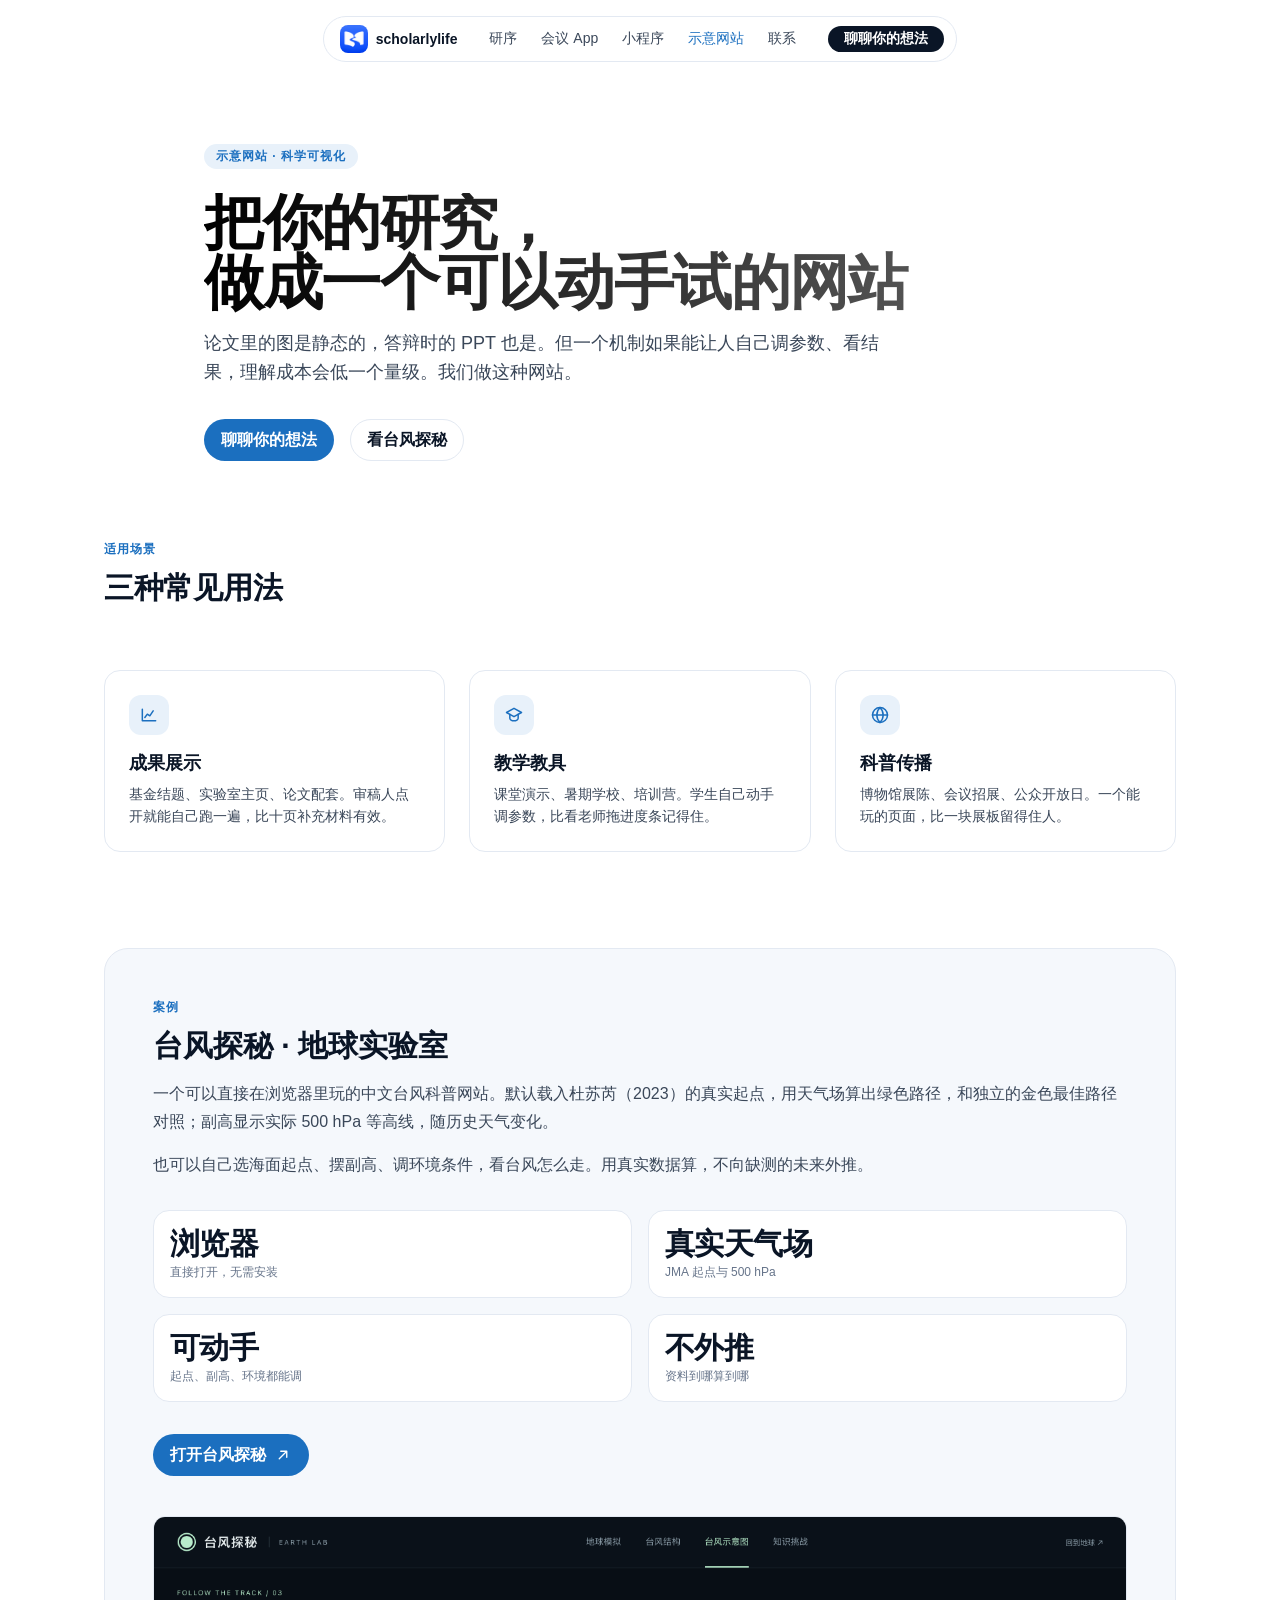
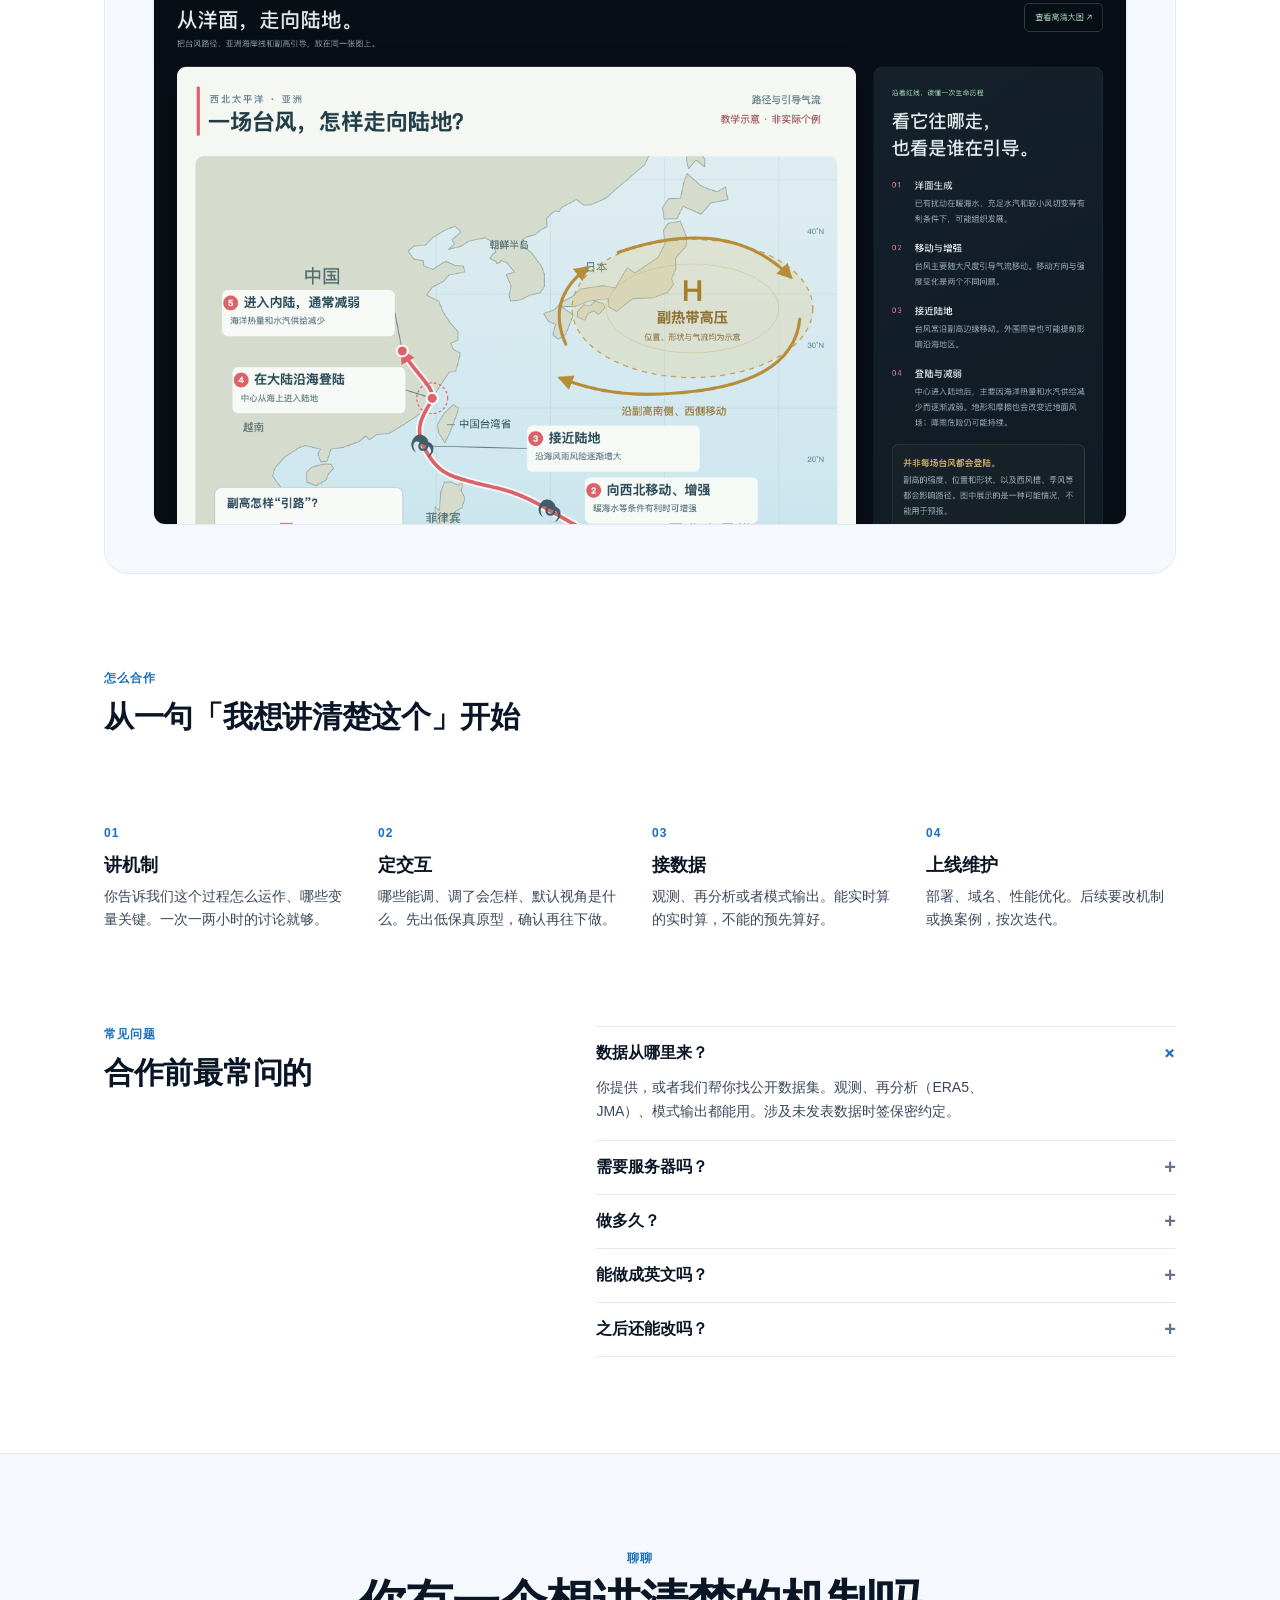
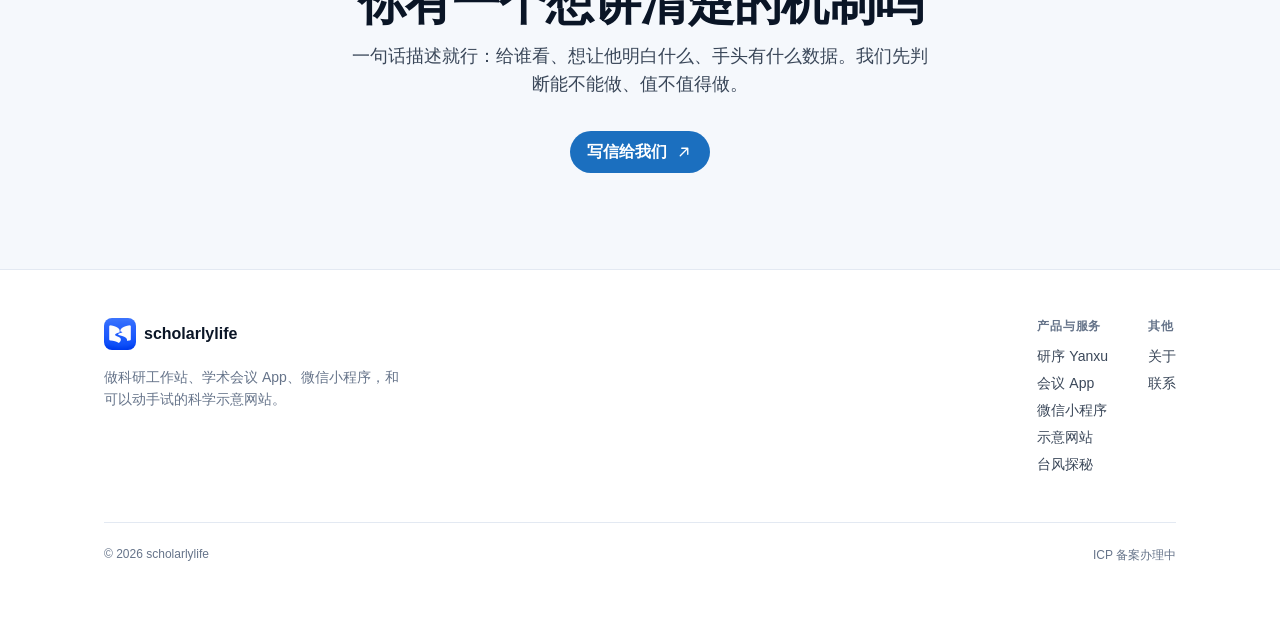
<file: studio/index.html>
<!doctype html>
<html lang="zh-CN">
<head>
<meta charset="utf-8">
<meta name="viewport" content="width=device-width, initial-scale=1">
<title>示意网站 — 把研究做成可以动手试的网站 · scholarlylife</title>
<meta name="description" content="可交互的科学示意网站：成果展示、教学教具、科普传播。把复杂的科学过程做成别人可以动手试的网站。">
<link rel="icon" href="../assets/yanxu-icon.png">
<link rel="stylesheet" href="../styles.css">
</head>
<body>

<nav class="nav">
  <div class="nav-inner">
    <a class="brand" href="../"><img src="../assets/yanxu-icon.png" alt=""><b>scholarlylife</b></a>
    <div class="nav-links">
      <a href="../yanxu/">研序</a>
      <a href="../conference/">会议 App</a>
      <a href="../miniprogram/">小程序</a>
      <a href="./" class="active">示意网站</a>
      <a href="../#contact">联系</a>
    </div>
    <a class="nav-cta" href="#contact">聊聊你的想法</a>
  </div>
</nav>

<header class="page-hero">
  <div class="wrap">
    <span class="eyebrow">示意网站 · 科学可视化</span>
    <h1 class="heading-1">把你的研究，<br>做成一个可以动手试的网站</h1>
    <p class="lede">论文里的图是静态的，答辩时的 PPT 也是。但一个机制如果能让人自己调参数、看结果，理解成本会低一个量级。我们做这种网站。</p>
    <div class="hero-actions">
      <a class="btn btn-primary" href="#contact">聊聊你的想法</a>
      <a class="btn btn-ghost" href="https://brian-jiangz.github.io/typhoon-explorer/" target="_blank" rel="noopener">看台风探秘</a>
    </div>
  </div>
</header>

<section style="padding-top:0">
  <div class="wrap">
    <div class="sec-head reveal">
      <div class="kicker">适用场景</div>
      <h2 class="heading-3">三种常见用法</h2>
    </div>
    <div class="scenes">
      <article class="scene reveal">
        <div class="card-ico"><svg viewBox="0 0 24 24" fill="none" stroke="currentColor" stroke-width="1.8" stroke-linecap="round" stroke-linejoin="round"><path d="M4 19V5m0 14h16"/><path d="M7 15l3-4 3 2 4-6"/></svg></div>
        <h3>成果展示</h3>
        <p>基金结题、实验室主页、论文配套。审稿人点开就能自己跑一遍，比十页补充材料有效。</p>
      </article>
      <article class="scene reveal">
        <div class="card-ico"><svg viewBox="0 0 24 24" fill="none" stroke="currentColor" stroke-width="1.8" stroke-linecap="round" stroke-linejoin="round"><path d="M3 9l9-5 9 5-9 5-9-5Z"/><path d="M7 11v5c0 1.5 2.2 3 5 3s5-1.5 5-3v-5"/></svg></div>
        <h3>教学教具</h3>
        <p>课堂演示、暑期学校、培训营。学生自己动手调参数，比看老师拖进度条记得住。</p>
      </article>
      <article class="scene reveal">
        <div class="card-ico"><svg viewBox="0 0 24 24" fill="none" stroke="currentColor" stroke-width="1.8" stroke-linecap="round" stroke-linejoin="round"><circle cx="12" cy="12" r="9"/><path d="M3 12h18M12 3c2.5 2.5 3.8 5.6 3.8 9S14.5 18.5 12 21c-2.5-2.5-3.8-5.6-3.8-9S9.5 5.5 12 3Z"/></svg></div>
        <h3>科普传播</h3>
        <p>博物馆展陈、会议招展、公众开放日。一个能玩的页面，比一块展板留得住人。</p>
      </article>
    </div>
  </div>
</section>

<section style="padding-top:0">
  <div class="wrap">
    <div class="case-band reveal">
      <div class="case-head">
        <div>
          <span class="kicker">案例</span>
          <h3>台风探秘 · 地球实验室</h3>
          <p>一个可以直接在浏览器里玩的中文台风科普网站。默认载入杜苏芮（2023）的真实起点，用天气场算出绿色路径，和独立的金色最佳路径对照；副高显示实际 500 hPa 等高线，随历史天气变化。</p>
          <p style="margin-top:var(--s-200)">也可以自己选海面起点、摆副高、调环境条件，看台风怎么走。用真实数据算，不向缺测的未来外推。</p>
          <div class="case-stats-inline" style="margin-top:var(--s-400)">
            <div><b>浏览器</b><span>直接打开，无需安装</span></div>
            <div><b>真实天气场</b><span>JMA 起点与 500 hPa</span></div>
            <div><b>可动手</b><span>起点、副高、环境都能调</span></div>
            <div><b>不外推</b><span>资料到哪算到哪</span></div>
          </div>
          <a class="btn btn-primary" style="margin-top:var(--s-400)" href="https://brian-jiangz.github.io/typhoon-explorer/" target="_blank" rel="noopener">
            打开台风探秘
            <svg viewBox="0 0 24 24" width="18" height="18" fill="none" stroke="currentColor" stroke-width="1.8" stroke-linecap="round" stroke-linejoin="round"><path d="M7 17 17 7M9 7h8v8"/></svg>
          </a>
        </div>
      </div>
      <div class="case-visual">
        <img src="../assets/typhoon-diagram.png" alt="台风探秘 · 台风示意图页面">
      </div>
    </div>
  </div>
</section>

<section style="padding-top:0">
  <div class="wrap">
    <div class="sec-head reveal">
      <div class="kicker">怎么合作</div>
      <h2 class="heading-3">从一句「我想讲清楚这个」开始</h2>
    </div>
    <div class="steps4">
      <div class="step reveal"><h3>讲机制</h3><p>你告诉我们这个过程怎么运作、哪些变量关键。一次一两小时的讨论就够。</p></div>
      <div class="step reveal"><h3>定交互</h3><p>哪些能调、调了会怎样、默认视角是什么。先出低保真原型，确认再往下做。</p></div>
      <div class="step reveal"><h3>接数据</h3><p>观测、再分析或者模式输出。能实时算的实时算，不能的预先算好。</p></div>
      <div class="step reveal"><h3>上线维护</h3><p>部署、域名、性能优化。后续要改机制或换案例，按次迭代。</p></div>
    </div>
  </div>
</section>

<section style="padding-top:0" id="faq">
  <div class="wrap faq">
    <div class="reveal">
      <div class="kicker">常见问题</div>
      <h2 class="heading-3">合作前最常问的</h2>
    </div>
    <div class="faq-list reveal">
      <details open><summary>数据从哪里来？</summary><p>你提供，或者我们帮你找公开数据集。观测、再分析（ERA5、JMA）、模式输出都能用。涉及未发表数据时签保密约定。</p></details>
      <details><summary>需要服务器吗？</summary><p>看数据量。轻量的可以纯前端算，静态托管就行；重的（比如实时跑模式）需要后端，我们会给部署方案。</p></details>
      <details><summary>做多久？</summary><p>一个单机制、单案例的教具类页面通常按周计；要接大数据或者多案例联动，按月计。</p></details>
      <details><summary>能做成英文吗？</summary><p>可以。中英双语或者纯英文都行，取决于受众。</p></details>
      <details><summary>之后还能改吗？</summary><p>能。代码和数据都在你这边，我们按次迭代；也可以只交付，后续你们自己维护。</p></details>
    </div>
  </div>
</section>

<section class="contact" id="contact">
  <div class="wrap inner reveal">
    <div class="kicker">聊聊</div>
    <h2 class="heading-2">你有一个想讲清楚的机制吗</h2>
    <p>一句话描述就行：给谁看、想让他明白什么、手头有什么数据。我们先判断能不能做、值不值得做。</p>
    <a class="btn btn-primary" href="mailto:jiangzheng0332@163.com?subject=示意网站%20合作">
      写信给我们
      <svg viewBox="0 0 24 24" width="18" height="18" fill="none" stroke="currentColor" stroke-width="1.8" stroke-linecap="round" stroke-linejoin="round"><path d="M7 17 17 7M9 7h8v8"/></svg>
    </a>
  </div>
</section>

<footer>
  <div class="wrap">
    <div class="foot-grid">
      <div>
        <div class="foot-brand"><img src="../assets/yanxu-icon.png" alt=""><b>scholarlylife</b></div>
        <p>做科研工作站、学术会议 App、微信小程序，和可以动手试的科学示意网站。</p>
      </div>
      <div class="foot-links">
        <div>
          <h4>产品与服务</h4>
          <ul>
            <li><a href="../yanxu/">研序 Yanxu</a></li>
            <li><a href="../conference/">会议 App</a></li>
            <li><a href="../miniprogram/">微信小程序</a></li>
            <li><a href="./">示意网站</a></li>
            <li><a href="https://brian-jiangz.github.io/typhoon-explorer/" target="_blank" rel="noopener">台风探秘</a></li>
          </ul>
        </div>
        <div>
          <h4>其他</h4>
          <ul>
            <li><a href="../#about">关于</a></li>
            <li><a href="../#contact">联系</a></li>
          </ul>
        </div>
      </div>
    </div>
    <div class="foot-bottom">
      <span>© 2026 scholarlylife</span>
      <span>ICP 备案办理中</span>
    </div>
  </div>
</footer>

<script>
(function(){
  var els=document.querySelectorAll('.reveal');
  if(!('IntersectionObserver' in window)){els.forEach(function(e){e.classList.add('in')});return}
  var io=new IntersectionObserver(function(entries){
    entries.forEach(function(en){
      if(en.isIntersecting){en.target.classList.add('in');io.unobserve(en.target)}
    });
  },{rootMargin:'0px 0px -10% 0px',threshold:0.1});
  els.forEach(function(e){io.observe(e)});
})();
</script>
</body>
</html>
</file>
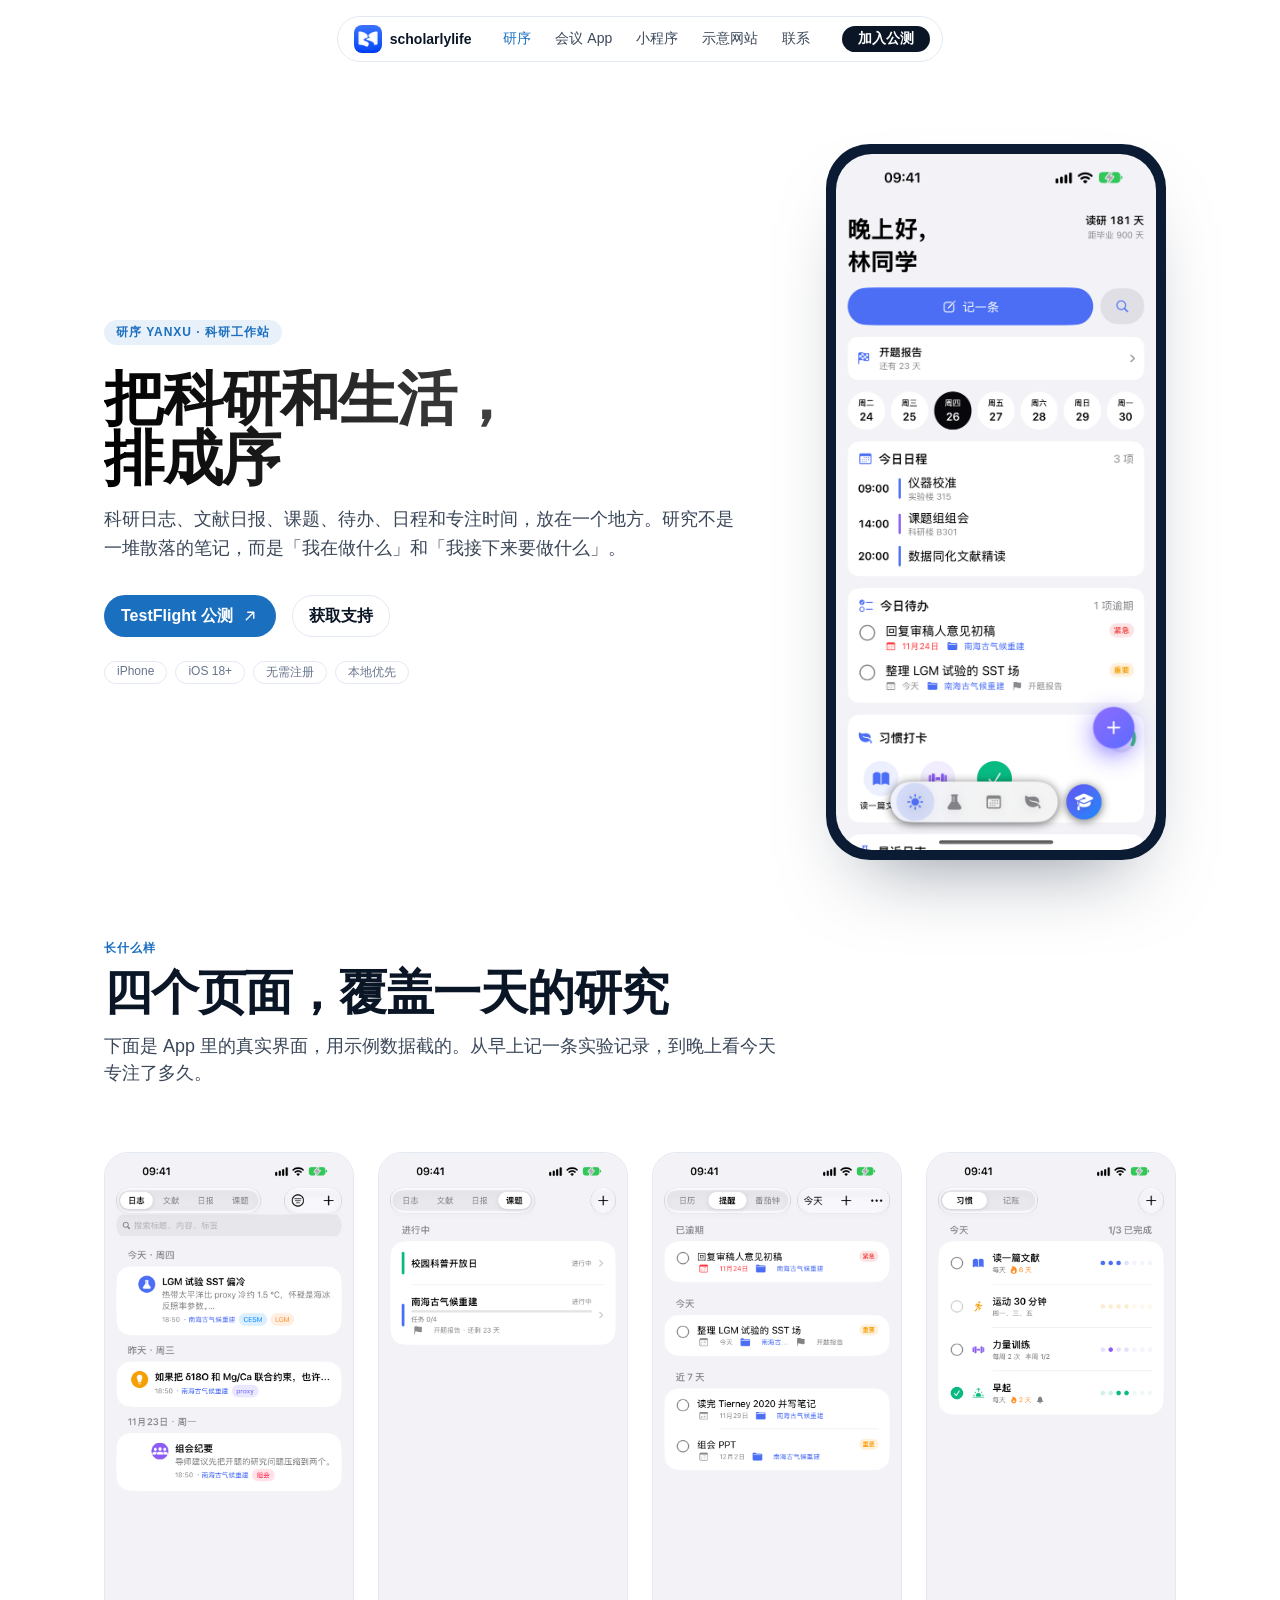
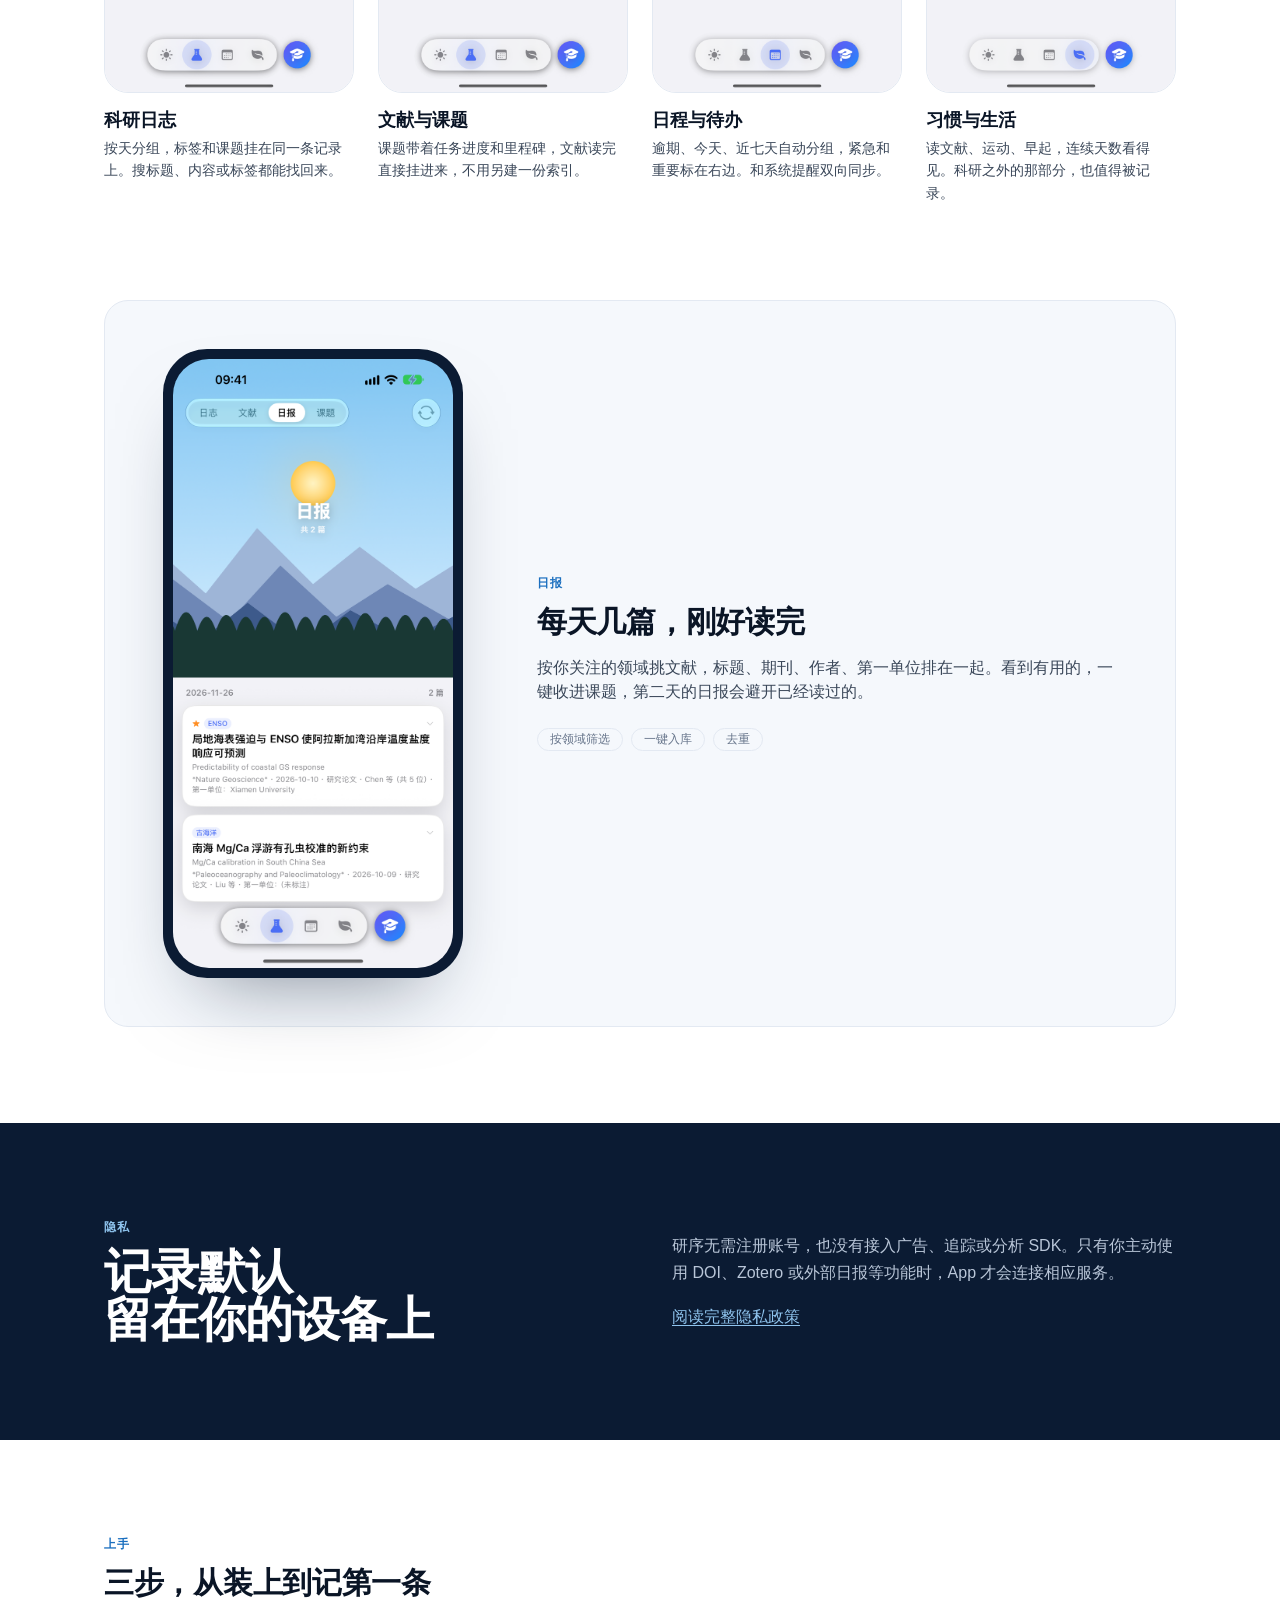
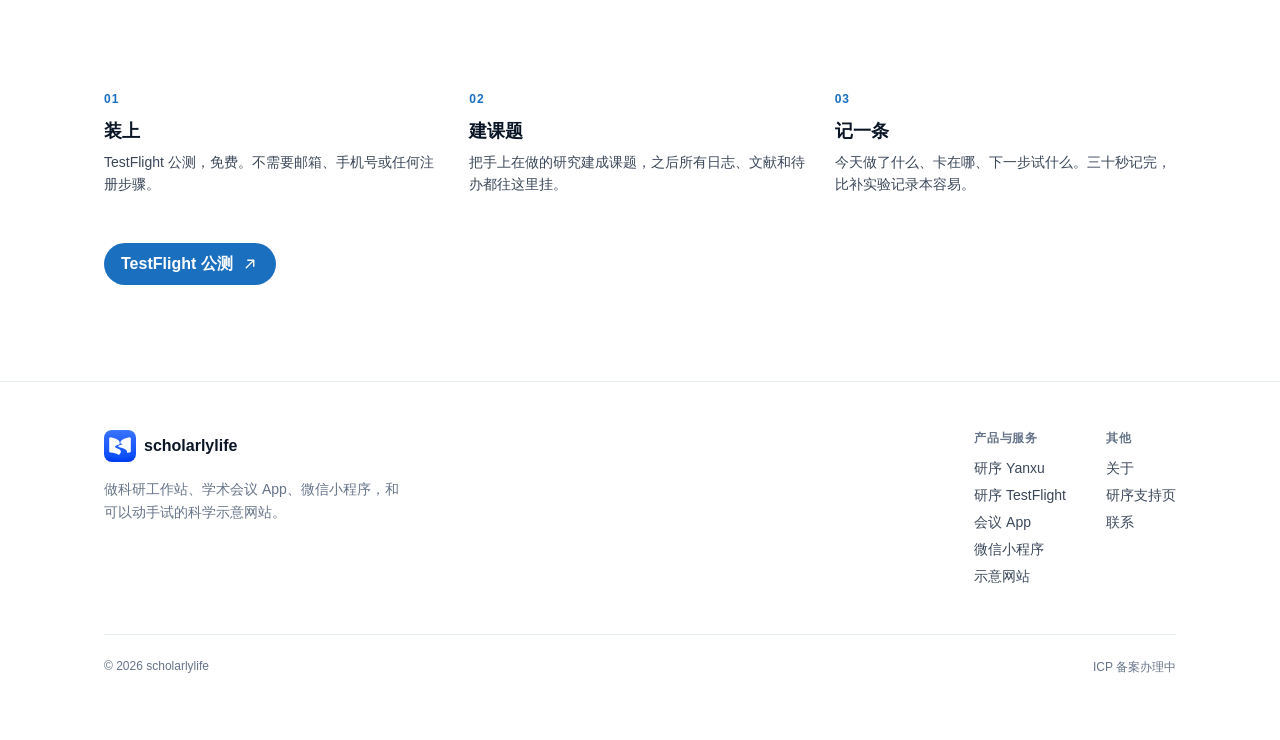
<file: yanxu/index.html>
<!doctype html>
<html lang="zh-CN">
<head>
<meta charset="utf-8">
<meta name="viewport" content="width=device-width, initial-scale=1">
<title>研序 Yanxu — 科研工作站 · scholarlylife</title>
<meta name="description" content="研序把科研日志、文献、日报、课题、待办、日程和专注时间放在一起。iPhone 原生 App，无需注册，本地优先。">
<meta property="og:title" content="研序 Yanxu — 把科研和生活，排成序">
<meta property="og:description" content="科研日志、文献日报、课题、日程、习惯，一个 App。TestFlight 公测中。">
<meta property="og:image" content="https://brian-jiangz.github.io/scholarlylife/assets/yanxu/today.png">
<link rel="icon" href="../assets/yanxu-icon.png">
<link rel="stylesheet" href="../styles.css">
</head>
<body>

<nav class="nav">
  <div class="nav-inner">
    <a class="brand" href="../"><img src="../assets/yanxu-icon.png" alt=""><b>scholarlylife</b></a>
    <div class="nav-links">
      <a href="./" class="active">研序</a>
      <a href="../conference/">会议 App</a>
      <a href="../miniprogram/">小程序</a>
      <a href="../studio/">示意网站</a>
      <a href="../#contact">联系</a>
    </div>
    <a class="nav-cta" href="https://testflight.apple.com/join/vVqqX2XB" target="_blank" rel="noopener">加入公测</a>
  </div>
</nav>

<header class="page-hero hero-split">
  <div class="wrap hero-split-grid">
    <div>
      <span class="eyebrow">研序 Yanxu · 科研工作站</span>
      <h1 class="heading-1">把科研和生活，<br>排成序</h1>
      <p class="lede">科研日志、文献日报、课题、待办、日程和专注时间，放在一个地方。研究不是一堆散落的笔记，而是「我在做什么」和「我接下来要做什么」。</p>
      <div class="hero-actions">
        <a class="btn btn-primary" href="https://testflight.apple.com/join/vVqqX2XB" target="_blank" rel="noopener">
          TestFlight 公测
          <svg viewBox="0 0 24 24" width="18" height="18" fill="none" stroke="currentColor" stroke-width="1.8" stroke-linecap="round" stroke-linejoin="round"><path d="M7 17 17 7M9 7h8v8"/></svg>
        </a>
        <a class="btn btn-ghost" href="https://brian-jiangz.github.io/yanxu-support/" target="_blank" rel="noopener">获取支持</a>
      </div>
      <div class="tags" style="margin-top:var(--s-300)">
        <span class="tag">iPhone</span><span class="tag">iOS 18+</span>
        <span class="tag">无需注册</span><span class="tag">本地优先</span>
      </div>
    </div>
    <div class="device reveal">
      <img src="../assets/yanxu/today.png" alt="研序首页：今日日程、待办和习惯打卡">
    </div>
  </div>
</header>

<section style="padding-top:0">
  <div class="wrap">
    <div class="sec-head reveal">
      <div class="kicker">长什么样</div>
      <h2 class="heading-2">四个页面，覆盖一天的研究</h2>
      <p>下面是 App 里的真实界面，用示例数据截的。从早上记一条实验记录，到晚上看今天专注了多久。</p>
    </div>

    <div class="shots4">
      <figure class="shot-card reveal">
        <img src="../assets/yanxu/logs.png" alt="科研日志列表">
        <figcaption>
          <h3>科研日志</h3>
          <p>按天分组，标签和课题挂在同一条记录上。搜标题、内容或标签都能找回来。</p>
        </figcaption>
      </figure>
      <figure class="shot-card reveal">
        <img src="../assets/yanxu/projects.png" alt="课题列表与进度">
        <figcaption>
          <h3>文献与课题</h3>
          <p>课题带着任务进度和里程碑，文献读完直接挂进来，不用另建一份索引。</p>
        </figcaption>
      </figure>
      <figure class="shot-card reveal">
        <img src="../assets/yanxu/reminders.png" alt="提醒事项：逾期、今天、近七天">
        <figcaption>
          <h3>日程与待办</h3>
          <p>逾期、今天、近七天自动分组，紧急和重要标在右边。和系统提醒双向同步。</p>
        </figcaption>
      </figure>
      <figure class="shot-card reveal">
        <img src="../assets/yanxu/habits.png" alt="习惯打卡：读文献、运动、早起">
        <figcaption>
          <h3>习惯与生活</h3>
          <p>读文献、运动、早起，连续天数看得见。科研之外的那部分，也值得被记录。</p>
        </figcaption>
      </figure>
    </div>
  </div>
</section>

<section style="padding-top:0">
  <div class="wrap">
    <div class="digest-band reveal">
      <div class="device small">
        <img src="../assets/yanxu/digest.png" alt="研序日报：每日精选文献">
      </div>
      <div>
        <div class="kicker">日报</div>
        <h3 class="heading-3">每天几篇，刚好读完</h3>
        <p class="body-3" style="margin-top:var(--s-200);color:var(--ink-2)">按你关注的领域挑文献，标题、期刊、作者、第一单位排在一起。看到有用的，一键收进课题，第二天的日报会避开已经读过的。</p>
        <div class="pill-list" style="margin-top:var(--s-300)">
          <span class="tag">按领域筛选</span>
          <span class="tag">一键入库</span>
          <span class="tag">去重</span>
        </div>
      </div>
    </div>
  </div>
</section>

<section class="band" id="privacy">
  <div class="wrap band-grid">
    <div class="reveal">
      <div class="kicker">隐私</div>
      <h2 class="heading-2">记录默认<br>留在你的设备上</h2>
    </div>
    <div class="reveal">
      <p>研序无需注册账号，也没有接入广告、追踪或分析 SDK。只有你主动使用 DOI、Zotero 或外部日报等功能时，App 才会连接相应服务。</p>
      <p style="margin-top:var(--s-200)"><a href="https://brian-jiangz.github.io/yanxu-support/privacy/" target="_blank" rel="noopener">阅读完整隐私政策</a></p>
    </div>
  </div>
</section>

<section>
  <div class="wrap">
    <div class="sec-head reveal">
      <div class="kicker">上手</div>
      <h2 class="heading-3">三步，从装上到记第一条</h2>
    </div>
    <div class="steps4">
      <div class="step reveal"><h3>装上</h3><p>TestFlight 公测，免费。不需要邮箱、手机号或任何注册步骤。</p></div>
      <div class="step reveal"><h3>建课题</h3><p>把手上在做的研究建成课题，之后所有日志、文献和待办都往这里挂。</p></div>
      <div class="step reveal"><h3>记一条</h3><p>今天做了什么、卡在哪、下一步试什么。三十秒记完，比补实验记录本容易。</p></div>
    </div>
    <div class="reveal" style="margin-top:var(--s-600)">
      <a class="btn btn-primary" href="https://testflight.apple.com/join/vVqqX2XB" target="_blank" rel="noopener">
        TestFlight 公测
        <svg viewBox="0 0 24 24" width="18" height="18" fill="none" stroke="currentColor" stroke-width="1.8" stroke-linecap="round" stroke-linejoin="round"><path d="M7 17 17 7M9 7h8v8"/></svg>
      </a>
    </div>
  </div>
</section>

<footer>
  <div class="wrap">
    <div class="foot-grid">
      <div>
        <div class="foot-brand"><img src="../assets/yanxu-icon.png" alt=""><b>scholarlylife</b></div>
        <p>做科研工作站、学术会议 App、微信小程序，和可以动手试的科学示意网站。</p>
      </div>
      <div class="foot-links">
        <div>
          <h4>产品与服务</h4>
          <ul>
            <li><a href="./">研序 Yanxu</a></li>
            <li><a href="https://testflight.apple.com/join/vVqqX2XB" target="_blank" rel="noopener">研序 TestFlight</a></li>
            <li><a href="../conference/">会议 App</a></li>
            <li><a href="../miniprogram/">微信小程序</a></li>
            <li><a href="../studio/">示意网站</a></li>
          </ul>
        </div>
        <div>
          <h4>其他</h4>
          <ul>
            <li><a href="../#about">关于</a></li>
            <li><a href="https://brian-jiangz.github.io/yanxu-support/" target="_blank" rel="noopener">研序支持页</a></li>
            <li><a href="mailto:jiangzheng0332@163.com">联系</a></li>
          </ul>
        </div>
      </div>
    </div>
    <div class="foot-bottom">
      <span>© 2026 scholarlylife</span>
      <span>ICP 备案办理中</span>
    </div>
  </div>
</footer>

<script>
(function(){
  var els=document.querySelectorAll('.reveal');
  if(!('IntersectionObserver' in window)){els.forEach(function(e){e.classList.add('in')});return}
  var io=new IntersectionObserver(function(entries){
    entries.forEach(function(en){
      if(en.isIntersecting){en.target.classList.add('in');io.unobserve(en.target)}
    });
  },{rootMargin:'0px 0px -10% 0px',threshold:0.1});
  els.forEach(function(e){io.observe(e)});
})();
</script>
</body>
</html>
</file>
<file: styles.css>
:root{
  --ink:#0A1526; --ink-2:#3A4759; --ink-3:#66748A;
  --line:#E3E9F2; --bg:#FFFFFF; --bg-2:#F5F8FC; --bg-3:#0B1B33;
  --blue:#1B6FBF; --blue-2:#2E86C1; --blue-soft:#E8F1FA;
  --s-25:2px; --s-50:4px; --s-75:8px; --s-100:12px; --s-200:16px;
  --s-300:24px; --s-400:32px; --s-500:40px; --s-600:48px; --s-700:64px;
  --s-800:80px; --s-900:96px;
  --r-card:16px; --r-pill:999px;
  --ease:cubic-bezier(.22,1,.36,1);
  --font:"Manrope","SF Pro Text","PingFang SC","Hiragino Sans GB","Microsoft YaHei",sans-serif;
}
*{box-sizing:border-box;margin:0;padding:0}
html{scroll-behavior:smooth}
body{font-family:var(--font);background:var(--bg);color:var(--ink);-webkit-font-smoothing:antialiased;overflow-x:hidden}
img{max-width:100%;display:block}
a{color:inherit;text-decoration:none}

.heading-1{font-size:60px;line-height:1;font-weight:600;letter-spacing:-.025em}
.heading-2{font-size:48px;line-height:1;font-weight:600;letter-spacing:-.02em}
.heading-3{font-size:30px;line-height:1.2;font-weight:600;letter-spacing:-.01em}
.heading-1,.heading-2,.heading-3{word-break:keep-all;overflow-wrap:anywhere}
.title-2{font-size:18px;line-height:1.55;font-weight:500}
.title-5{font-size:12px;line-height:1.33;font-weight:500}
.body-3{font-size:16px;line-height:1.5}
.body-6{font-size:14px;line-height:1.43}
.caption-4{font-size:12px;line-height:1.33;font-weight:500}
@media (max-width:900px){.heading-1{font-size:48px}.heading-2{font-size:34px}.heading-3{font-size:26px}}

.wrap{max-width:1120px;margin:0 auto;padding:0 var(--s-300)}

.nav{position:fixed;top:var(--s-200);left:0;right:0;z-index:60;display:flex;justify-content:center;padding:0 var(--s-200)}
.nav-inner{display:flex;align-items:center;gap:var(--s-400);padding:var(--s-75) var(--s-100) var(--s-75) var(--s-200);
  background:rgba(255,255,255,.84);backdrop-filter:blur(18px);-webkit-backdrop-filter:blur(18px);
  border:1px solid var(--line);border-radius:var(--r-pill)}
.brand{display:flex;align-items:center;gap:var(--s-75)}
.brand img{width:28px;height:28px;border-radius:8px}
.brand b{font-size:14px;font-weight:600}
.nav-links{display:flex;align-items:center;gap:var(--s-300)}
.nav-links a{font-size:14px;font-weight:500;color:var(--ink-2);transition:color .3s var(--ease)}
.nav-links a:hover{color:var(--blue)}
.nav-cta{font-size:14px;font-weight:600;color:#fff;background:var(--ink);padding:var(--s-50) var(--s-200);
  border-radius:var(--r-pill);transition:background .3s var(--ease)}
.nav-cta:hover{background:var(--blue)}
@media (max-width:760px){.nav-links{display:none}.nav-inner{gap:var(--s-200)}}

.btn{display:inline-flex;align-items:center;gap:var(--s-75);padding:var(--s-75) var(--s-200);
  border-radius:var(--r-pill);font-size:16px;font-weight:600;line-height:1.5;border:1px solid transparent;
  transition:transform .5s var(--ease),background .3s var(--ease),border-color .3s var(--ease)}
.btn-primary{background:var(--blue);color:#fff}
.btn-primary:hover{background:#155C9E;transform:translateY(-2px)}
.btn-ghost{border-color:var(--line);background:#fff}
.btn-ghost:hover{border-color:var(--ink-3);transform:translateY(-2px)}

.hero{padding:calc(var(--s-900) + var(--s-600)) 0 var(--s-800)}
.hero-grid{display:grid;grid-template-columns:1.05fr .95fr;gap:var(--s-700);align-items:center}
.eyebrow{display:inline-flex;align-items:center;gap:var(--s-50);font-size:12px;font-weight:600;
  letter-spacing:.08em;text-transform:uppercase;color:var(--blue);background:var(--blue-soft);
  padding:var(--s-50) var(--s-100);border-radius:var(--r-pill)}
.hero h1{margin:var(--s-300) 0 var(--s-200);max-width:680px;text-wrap:balance;
  background:linear-gradient(90deg,#000 0%,#666 100%);
  -webkit-background-clip:text;background-clip:text;color:transparent}
.hero .lede{max-width:600px;color:var(--ink-2);font-size:18px;line-height:1.6;text-wrap:pretty}
.hero-actions{display:flex;gap:var(--s-200);margin-top:var(--s-400);flex-wrap:wrap}

.stage{position:relative;display:flex;justify-content:center}
.phone{width:300px;border-radius:36px;background:#0B1B33;padding:10px;
  box-shadow:0 40px 80px -32px rgba(11,27,51,.45),0 0 0 1px rgba(255,255,255,.06) inset}
.phone img{border-radius:28px}
.float-card{position:absolute;bottom:var(--s-400);left:calc(50% - 240px);background:#fff;border:1px solid var(--line);
  border-radius:var(--r-card);padding:var(--s-200);box-shadow:0 24px 48px -24px rgba(11,27,51,.3);
  display:flex;align-items:center;gap:var(--s-100)}
.float-card b{display:block;font-size:20px;line-height:1.1;font-weight:600}
.float-card span{font-size:12px;color:var(--ink-3)}
@media (max-width:980px){
  .hero-grid{grid-template-columns:1fr;gap:var(--s-600)}
  .float-card{left:var(--s-200);bottom:var(--s-200)}
}

.stats{border-top:1px solid var(--line);border-bottom:1px solid var(--line);background:var(--bg-2)}
.stats-grid{display:grid;grid-template-columns:repeat(4,1fr);gap:var(--s-300);padding:var(--s-600) var(--s-300)}
.stat b{display:block;font-size:36px;line-height:1.1;font-weight:600;letter-spacing:-.02em}
.stat span{display:block;margin-top:var(--s-75);font-size:14px;color:var(--ink-3)}
@media (max-width:760px){.stats-grid{grid-template-columns:repeat(2,1fr)}}

section{padding:var(--s-900) 0}
.sec-head{max-width:680px;margin-bottom:var(--s-700)}
.sec-head h2{text-wrap:balance}
.sec-head p{margin-top:var(--s-200);color:var(--ink-2);font-size:18px;line-height:1.55;text-wrap:pretty}
.kicker{font-size:12px;font-weight:600;letter-spacing:.08em;text-transform:uppercase;color:var(--blue);margin-bottom:var(--s-100)}

.featured{display:grid;grid-template-columns:1.45fr .55fr;gap:var(--s-700);align-items:end}
.featured-side{display:flex;flex-direction:column;align-items:flex-start;gap:var(--s-300)}
.featured-copy{padding-top:var(--s-200)}
.featured-copy h3{font-size:30px;line-height:1.2;font-weight:600;margin:var(--s-100) 0 var(--s-200)}
.featured-copy p{color:var(--ink-2);font-size:16px;line-height:1.65;text-wrap:pretty}
.feat-list{list-style:none;margin:var(--s-300) 0;display:flex;flex-direction:column;gap:var(--s-100)}
.feat-list li{display:flex;gap:var(--s-100);font-size:14px;line-height:1.5;color:var(--ink-2)}
.feat-list svg{width:16px;height:16px;flex:none;margin-top:3px;color:var(--blue)}
.tags{display:flex;gap:var(--s-75);flex-wrap:wrap;margin-top:var(--s-200)}
.tag{font-size:12px;font-weight:500;color:var(--ink-3);border:1px solid var(--line);border-radius:var(--r-pill);padding:var(--s-25) var(--s-100)}
.shot-grid{display:grid;grid-template-columns:1fr 1fr;gap:var(--s-200)}
.shot-grid.four{grid-template-columns:repeat(4,1fr);margin-top:var(--s-700)}
.shot-grid figure{background:var(--bg-2);border:1px solid var(--line);border-radius:var(--r-card);padding:var(--s-100)}
.shot-grid.four figure{padding:var(--s-75)}
.shot-grid img{border-radius:10px}
@media (max-width:900px){.featured{grid-template-columns:1fr}.shot-grid.four{grid-template-columns:1fr 1fr}}

.cards{display:grid;grid-template-columns:repeat(3,1fr);gap:var(--s-300)}
.card{display:flex;flex-direction:column;gap:var(--s-200);padding:var(--s-300);
  border:1px solid var(--line);border-radius:var(--r-card);background:#fff;
  transition:transform .5s var(--ease),box-shadow .5s var(--ease),border-color .3s var(--ease)}
.card:hover{transform:translateY(-4px);box-shadow:0 24px 48px -32px rgba(11,27,51,.35);border-color:#CFDCEA}
.card-top{display:flex;align-items:center;justify-content:space-between}
.card-ico{width:40px;height:40px;border-radius:12px;background:var(--blue-soft);color:var(--blue);
  display:grid;place-items:center}
.card-ico svg{width:20px;height:20px}
.card .state{font-size:12px;font-weight:500;color:var(--ink-3);background:var(--bg-2);
  border:1px solid var(--line);border-radius:var(--r-pill);padding:var(--s-25) var(--s-100)}
.card h3{font-size:20px;font-weight:600}
.card p{font-size:14px;line-height:1.6;color:var(--ink-2);flex:1}
.card a{font-size:14px;font-weight:600;color:var(--blue);display:inline-flex;align-items:center;gap:var(--s-50)}
.card a svg{width:14px;height:14px;transition:transform .3s var(--ease)}
.card a:hover svg{transform:translateX(3px)}
@media (max-width:900px){.cards{grid-template-columns:1fr}}

.band{background:var(--bg-3);color:#fff}
.band-grid{display:grid;grid-template-columns:1fr 1fr;gap:var(--s-700);align-items:center}
.band h2{color:#fff}
.band .kicker{color:#8FC4EE}
.band p{color:#B9C6D8;font-size:16px;line-height:1.7}
.band a{color:#8FC4EE;text-decoration:underline;text-underline-offset:3px}
@media (max-width:900px){.band-grid{grid-template-columns:1fr;gap:var(--s-500)}}

.contact{background:var(--bg-2);border-top:1px solid var(--line);text-align:center}
.contact .inner{max-width:640px;margin:0 auto}
.contact h2{margin-bottom:var(--s-200)}
.contact p{color:var(--ink-2);font-size:18px;line-height:1.55;margin-bottom:var(--s-400)}

footer{border-top:1px solid var(--line);padding:var(--s-600) 0 var(--s-700)}
.foot-grid{display:flex;justify-content:space-between;gap:var(--s-500);flex-wrap:wrap}
.foot-brand{display:flex;align-items:center;gap:var(--s-75);margin-bottom:var(--s-200)}
.foot-brand img{width:32px;height:32px;border-radius:8px}
.foot-brand b{font-size:16px;font-weight:600}
footer p{font-size:14px;color:var(--ink-3);line-height:1.6;max-width:38ch}
.foot-links{display:flex;gap:var(--s-500);flex-wrap:wrap}
.foot-links h4{font-size:12px;font-weight:600;letter-spacing:.06em;text-transform:uppercase;color:var(--ink-3);margin-bottom:var(--s-100)}
.foot-links ul{list-style:none;display:flex;flex-direction:column;gap:var(--s-75)}
.foot-links a{font-size:14px;color:var(--ink-2)}
.foot-links a:hover{color:var(--blue)}
.foot-bottom{display:flex;justify-content:space-between;gap:var(--s-300);flex-wrap:wrap;
  margin-top:var(--s-600);padding-top:var(--s-300);border-top:1px solid var(--line);font-size:12px;color:var(--ink-3)}

.reveal{opacity:0;transform:translateY(32px);transition:opacity .7s var(--ease),transform .7s var(--ease)}
.reveal.in{opacity:1;transform:none}
@media (prefers-reduced-motion:reduce){
  .reveal{opacity:1;transform:none;transition:none}
  .btn:hover,.card:hover{transform:none}
}

/* ---- brand layout: centered hero + two products ---- */
.hero-center{text-align:center}
.hero-center .wrap{max-width:880px}
.hero-center h1{margin-left:auto;margin-right:auto}
.hero-center .lede{margin-left:auto;margin-right:auto;max-width:600px}
.hero-center .hero-actions{justify-content:center}

.duo{display:grid;grid-template-columns:1fr 1fr;gap:var(--s-300);padding-top:var(--s-400);padding-bottom:var(--s-800)}
.duo-card{display:flex;align-items:center;gap:var(--s-200);padding:var(--s-300);
  background:#fff;border:1px solid var(--line);border-radius:var(--r-card);
  transition:transform .5s var(--ease),box-shadow .5s var(--ease),border-color .3s var(--ease)}
.duo-card:hover{transform:translateY(-4px);box-shadow:0 24px 48px -32px rgba(11,27,51,.35);border-color:#CFDCEA}
.duo-card img{width:56px;height:56px;border-radius:14px;flex:none}
.duo-card h3{font-size:20px;font-weight:600;margin-bottom:var(--s-25)}
.duo-card p{font-size:14px;line-height:1.5;color:var(--ink-2)}
.duo-card svg{width:18px;height:18px;flex:none;color:var(--ink-3);transition:transform .3s var(--ease),color .3s var(--ease)}
.duo-card:hover svg{transform:translateX(4px);color:var(--blue)}
@media (max-width:760px){.duo{grid-template-columns:1fr}}

.split{display:grid;grid-template-columns:1.05fr .95fr;gap:var(--s-700);align-items:center}
.split.reverse{grid-template-columns:.95fr 1.05fr}
.split-copy h3{font-size:30px;line-height:1.2;font-weight:600;margin-bottom:var(--s-200)}
.split-copy p{color:var(--ink-2);font-size:16px;line-height:1.7;text-wrap:pretty}
@media (max-width:900px){.split,.split.reverse{grid-template-columns:1fr;gap:var(--s-600)}}

.feature-cards{display:grid;grid-template-columns:1fr;gap:var(--s-200)}
.fcard{background:#fff;border:1px solid var(--line);border-radius:var(--r-card);padding:var(--s-300);
  transition:border-color .3s var(--ease)}
.fcard:hover{border-color:#CFDCEA}
.fcard h4{font-size:18px;font-weight:600;margin:var(--s-200) 0 var(--s-75)}
.fcard p{font-size:14px;line-height:1.6;color:var(--ink-2)}

.privacy-strip{margin-top:var(--s-700);display:flex;align-items:center;justify-content:space-between;
  gap:var(--s-500);background:var(--blue-soft);border-radius:var(--r-card);padding:var(--s-400)}
.privacy-strip h4{font-size:18px;font-weight:600;margin-bottom:var(--s-75)}
.privacy-strip p{font-size:14px;line-height:1.6;color:var(--ink-2);max-width:60ch}
@media (max-width:760px){.privacy-strip{flex-direction:column;align-items:flex-start}}

.case-stats{display:grid;grid-template-columns:1fr 1fr;gap:var(--s-300)}
.case-stats div{background:var(--bg-2);border:1px solid var(--line);border-radius:var(--r-card);padding:var(--s-300)}
.case-stats b{display:block;font-size:36px;line-height:1.1;font-weight:600;letter-spacing:-.02em}
.case-stats span{display:block;margin-top:var(--s-75);font-size:14px;color:var(--ink-3)}

#conference .shot-grid.four{margin-bottom:var(--s-700)}

/* duo cards with beta pills */
.duo-card{align-items:flex-start}
.duo-title h3{transition:color .3s var(--ease)}
.duo-title:hover h3{color:var(--blue)}
.duo-beta{display:inline-flex;align-items:center;gap:6px;margin-top:var(--s-100);
  font-size:12px;font-weight:600;color:var(--blue);
  background:var(--blue-soft);border-radius:var(--r-pill);padding:var(--s-50) var(--s-100);
  transition:background .3s var(--ease),color .3s var(--ease)}
.duo-beta:hover{background:var(--blue);color:#fff}
.duo-beta svg{width:12px;height:12px}
.cta-row{display:flex;gap:var(--s-200);flex-wrap:wrap;margin-top:var(--s-300)}

.duo-card{align-items:center}
.duo-text{flex:1}
.duo-beta{margin-top:0;flex:none}
@media (max-width:760px){.duo-card{flex-wrap:wrap}.duo-beta{margin-left:72px}}

/* ================= P0 subpages ================= */
.page-hero{padding:calc(var(--s-900) + var(--s-600)) 0 var(--s-800)}
.page-hero .wrap{max-width:920px}
.page-hero h1{margin:var(--s-300) 0 var(--s-200);text-wrap:balance;
  background:linear-gradient(90deg,#000 0%,#666 100%);
  -webkit-background-clip:text;background-clip:text;color:transparent}
.page-hero .lede{max-width:680px;color:var(--ink-2);font-size:18px;line-height:1.6;text-wrap:pretty}
.page-hero .hero-actions{margin-top:var(--s-400)}

.scenes{display:grid;grid-template-columns:repeat(3,1fr);gap:var(--s-300)}
.scene{padding:var(--s-300);border:1px solid var(--line);border-radius:var(--r-card);background:#fff;
  transition:transform .5s var(--ease),box-shadow .5s var(--ease),border-color .3s var(--ease)}
.scene:hover{transform:translateY(-4px);box-shadow:0 24px 48px -32px rgba(11,27,51,.35);border-color:#CFDCEA}
.scene h3{font-size:18px;font-weight:600;margin:var(--s-200) 0 var(--s-75)}
.scene p{font-size:14px;line-height:1.6;color:var(--ink-2)}
@media (max-width:900px){.scenes{grid-template-columns:1fr}}

.steps4{display:grid;grid-template-columns:repeat(4,1fr);gap:var(--s-300);counter-reset:s4}
.steps4 .step{padding-top:var(--s-300)}
.steps4 .step::before{counter-increment:s4;content:"0" counter(s4);
  font-size:12px;font-weight:600;letter-spacing:.08em;color:var(--blue)}
.steps4 .step h3{margin-top:var(--s-100)}
.step h3{font-size:18px;font-weight:600;margin-bottom:var(--s-75)}
.step p{font-size:14px;line-height:1.6;color:var(--ink-2)}
@media (max-width:900px){.steps4{grid-template-columns:1fr 1fr}}
@media (max-width:600px){.steps4{grid-template-columns:1fr}}

/* FAQ */
.faq{display:grid;grid-template-columns:.85fr 1.15fr;gap:var(--s-700)}
.faq-list{display:flex;flex-direction:column;border-top:1px solid var(--line)}
details{border-bottom:1px solid var(--line);padding:var(--s-200) 0}
summary{cursor:pointer;list-style:none;display:flex;justify-content:space-between;align-items:flex-start;
  gap:var(--s-200);font-size:16px;font-weight:600}
summary::-webkit-details-marker{display:none}
summary::marker{content:""}
summary::after{content:"+";font-size:20px;line-height:1;color:var(--ink-3);
  flex:none;transition:transform .3s var(--ease),color .3s var(--ease)}
details[open] summary::after{content:"+";transform:rotate(45deg);color:var(--blue)}
details p{margin-top:var(--s-100);font-size:14px;line-height:1.7;color:var(--ink-2);max-width:56ch}
@media (max-width:860px){.faq{grid-template-columns:1fr;gap:var(--s-500)}}

.case-band{background:var(--bg-2);border:1px solid var(--line);border-radius:24px;padding:var(--s-600)}
.case-head{display:grid;grid-template-columns:1fr;gap:var(--s-400)}
.case-head h3{font-size:30px;line-height:1.2;font-weight:600;margin:var(--s-100) 0 var(--s-200)}
.case-head p{font-size:16px;line-height:1.7;color:var(--ink-2)}
@media (max-width:900px){.case-head{gap:var(--s-400)}}
.case-stats-inline{display:grid;grid-template-columns:1fr 1fr;gap:var(--s-200)}
.case-stats-inline div{background:#fff;border:1px solid var(--line);border-radius:var(--r-card);padding:var(--s-200)}
.case-stats-inline b{display:block;font-size:30px;line-height:1.1;font-weight:600;letter-spacing:-.02em}
.case-stats-inline span{display:block;margin-top:var(--s-50);font-size:12px;color:var(--ink-3)}
.case-shots{display:grid;grid-template-columns:repeat(4,1fr);gap:var(--s-200);margin-top:var(--s-500)}
.case-shots img{border-radius:10px;border:1px solid var(--line)}
@media (max-width:900px){.case-shots{grid-template-columns:1fr 1fr}}

.case-visual{margin-top:var(--s-500)}
.case-visual img{width:100%;border-radius:12px;border:1px solid var(--line)}

.case-teaser-wide{grid-column:span 2;display:block;border-radius:var(--r-card);overflow:hidden;border:1px solid var(--line)}
.case-teaser-wide img{width:100%;display:block}

.prose{max-width:720px}
.prose p{font-size:16px;line-height:1.75;color:var(--ink-2);text-wrap:pretty}
.prose p + p{margin-top:var(--s-200)}
.prose h3{font-size:20px;font-weight:600;margin:var(--s-500) 0 var(--s-100)}

.pill-list{display:flex;gap:var(--s-75);flex-wrap:wrap}

/* ---- homepage trio ---- */
.trio{display:grid;grid-template-columns:repeat(3,1fr);gap:var(--s-300);padding-bottom:var(--s-800)}
.trio-card{display:flex;flex-direction:column;gap:var(--s-200);padding:var(--s-300);
  background:#fff;border:1px solid var(--line);border-radius:var(--r-card);
  transition:transform .5s var(--ease),box-shadow .5s var(--ease),border-color .3s var(--ease)}
.trio-card:hover{transform:translateY(-4px);box-shadow:0 24px 48px -32px rgba(11,27,51,.35);border-color:#CFDCEA}
.trio-top{display:flex;align-items:center;justify-content:space-between;gap:var(--s-100)}
.trio-top img{width:48px;height:48px;border-radius:12px}
.trio-glyph{width:48px;height:48px;border-radius:12px;background:var(--blue-soft);color:var(--blue);display:grid;place-items:center}
.trio-glyph svg{width:24px;height:24px}
.trio-tag{font-size:12px;font-weight:500;color:var(--ink-3);background:var(--bg-2);
  border:1px solid var(--line);border-radius:var(--r-pill);padding:var(--s-25) var(--s-100)}
.trio-card h3{font-size:20px;font-weight:600}
.trio-card p{font-size:14px;line-height:1.6;color:var(--ink-2);flex:1}
.trio-foot{display:flex;align-items:center;justify-content:space-between;gap:var(--s-100);
  font-size:12px;color:var(--ink-3)}
.trio-card .arrow{color:var(--ink-3);transition:transform .3s var(--ease),color .3s var(--ease)}
.trio-card:hover .arrow{transform:translateX(4px);color:var(--blue)}
@media (max-width:900px){.trio{grid-template-columns:1fr}}

/* ---- case teaser ---- */
.case-teaser{display:grid;grid-template-columns:1fr 1fr;gap:var(--s-700);align-items:center;
  padding:var(--s-600) 0;border-top:1px solid var(--line)}
.case-teaser:first-of-type{border-top:0}
.case-teaser-copy h3{font-size:30px;line-height:1.2;font-weight:600;margin:var(--s-100) 0 var(--s-200)}
.case-teaser-copy p{font-size:16px;line-height:1.7;color:var(--ink-2);max-width:48ch}
.text-link{display:inline-flex;align-items:center;gap:var(--s-75);margin-top:var(--s-300);
  font-size:16px;font-weight:600;color:var(--blue)}
.text-link span{transition:transform .3s var(--ease)}
.text-link:hover span{transform:translateX(4px)}
.case-teaser-shots{display:grid;grid-template-columns:1fr 1fr;gap:var(--s-200)}
.case-teaser-shots img{border-radius:12px;border:1px solid var(--line)}
.glyph-panel{grid-column:span 2;display:flex;flex-direction:column;align-items:center;justify-content:center;
  gap:var(--s-200);padding:var(--s-600);background:var(--bg-2);border:1px solid var(--line);border-radius:var(--r-card);
  color:var(--blue)}
.glyph-panel svg{width:64px;height:64px}
.glyph-panel span{font-size:14px;font-weight:500;color:var(--ink-2)}
@media (max-width:900px){.case-teaser{grid-template-columns:1fr;gap:var(--s-400)}}

/* 4-up feature cards on subpages */
.feature-cards4{display:grid;grid-template-columns:repeat(4,1fr);gap:var(--s-200)}
@media (max-width:1000px){.feature-cards4{grid-template-columns:1fr 1fr}}
@media (max-width:640px){.feature-cards4{grid-template-columns:1fr}}
.nav-links a.active{color:var(--blue)}

/* overflow guards: grid tracks must be able to shrink below image intrinsic width */
.case-teaser,.case-teaser-shots,.case-shots,.case-head,.case-visual,.trio,.scenes,.stats-grid,.feature-cards4,.steps4,.faq,.band-grid,.shot-grid,.case-stats-inline{
  grid-template-columns:repeat(auto-fit,minmax(0,1fr));
}
.case-teaser{grid-template-columns:repeat(2,minmax(0,1fr))}
.case-teaser-shots{grid-template-columns:repeat(2,minmax(0,1fr))}
.case-shots{grid-template-columns:repeat(4,minmax(0,1fr))}
.trio{grid-template-columns:repeat(3,minmax(0,1fr))}
.scenes{grid-template-columns:repeat(3,minmax(0,1fr))}
.stats-grid{grid-template-columns:repeat(4,minmax(0,1fr))}
.band-grid{grid-template-columns:repeat(2,minmax(0,1fr))}
.case-stats-inline{grid-template-columns:repeat(2,minmax(0,1fr))}
.faq{grid-template-columns:.85fr 1.15fr}
.case-teaser > *,.case-teaser-shots > *,.case-shots > *,.case-head > *,.trio > *,.scenes > *,.case-stats-inline > *{min-width:0}
.case-teaser-shots img,.case-shots img,.case-visual img,.case-teaser-wide img,.shot-grid img{width:100%;height:auto}
@media (max-width:900px){
  .case-teaser{grid-template-columns:minmax(0,1fr)}
  .trio,.scenes,.band-grid,.faq{grid-template-columns:minmax(0,1fr)}
  .case-shots{grid-template-columns:repeat(2,minmax(0,1fr))}
}
@media (max-width:760px){
  .stats-grid{grid-template-columns:repeat(2,minmax(0,1fr))}
  .steps4{grid-template-columns:repeat(2,minmax(0,1fr))}
}
@media (max-width:600px){
  .steps4{grid-template-columns:minmax(0,1fr)}
  .case-shots{grid-template-columns:repeat(2,minmax(0,1fr))}
}

@media (max-width:600px){
  .case-stats-inline b{font-size:22px;letter-spacing:0}
  .case-stats-inline div{padding:var(--s-200)}
  .case-band{padding:var(--s-300)}
}

/* feature cards must wrap before they get narrow */
.feature-cards4{grid-template-columns:repeat(4,minmax(0,1fr))}
@media (max-width:1100px){.feature-cards4{grid-template-columns:repeat(2,minmax(0,1fr))}}
@media (max-width:600px){.feature-cards4{grid-template-columns:minmax(0,1fr)}}
@media (max-width:600px){.case-stats-inline{grid-template-columns:minmax(0,1fr)}}

/* Yanxu product page */
.hero-split .hero-split-grid{
  max-width:1120px;
  display:grid;
  grid-template-columns:minmax(0,1fr) 360px;
  gap:var(--s-800);
  align-items:center;
}
.device{width:100%;max-width:340px;margin:0 auto;padding:10px;border-radius:44px;
  background:#0B1B33;box-shadow:0 40px 80px -40px rgba(11,27,51,.5)}
.device img{width:100%;display:block;border-radius:36px}
.device.small{max-width:300px}

.shots4{display:grid;grid-template-columns:repeat(4,minmax(0,1fr));gap:var(--s-300)}
.shot-card{margin:0;display:flex;flex-direction:column;gap:var(--s-200)}
.shot-card img{width:100%;border-radius:24px;border:1px solid var(--line);background:#fff}
.shot-card h3{font-size:18px;line-height:1.3;font-weight:600;margin-bottom:var(--s-50)}
.shot-card p{font-size:14px;line-height:1.6;color:var(--ink-2)}

.digest-band{display:grid;grid-template-columns:320px minmax(0,1fr);gap:var(--s-700);
  align-items:center;background:var(--bg-2);border:1px solid var(--line);
  border-radius:24px;padding:var(--s-600)}

/* conference download cards */
.download-grid{display:grid;grid-template-columns:repeat(3,minmax(0,1fr));gap:var(--s-200)}
.download-card{display:flex;flex-direction:column;gap:var(--s-100);padding:var(--s-300);
  border:1px solid var(--line);border-radius:var(--r-card);background:#fff;
  transition:transform .5s var(--ease),box-shadow .5s var(--ease),border-color .3s var(--ease)}
.download-card:hover{transform:translateY(-4px);box-shadow:0 24px 48px -32px rgba(11,27,51,.35);border-color:#CFDCEA}
.download-card.muted{background:var(--bg-2)}
.dl-tag{align-self:flex-start;font-size:12px;font-weight:600;letter-spacing:.04em;color:var(--blue);
  background:var(--blue-soft);border-radius:var(--r-pill);padding:var(--s-25) var(--s-100)}
.download-card.muted .dl-tag{color:var(--ink-3);background:#fff;border:1px solid var(--line)}
.download-card h3{font-size:18px;line-height:1.3;font-weight:600}
.download-card p{font-size:14px;line-height:1.6;color:var(--ink-2);flex:1}
.dl-cta{display:inline-flex;align-items:center;gap:var(--s-50);margin-top:var(--s-100);
  font-size:14px;font-weight:600;color:var(--blue)}
.download-card.muted .dl-cta{color:var(--ink-2)}
.download-note{margin-top:var(--s-300);font-size:12px;line-height:1.6;color:var(--ink-3)}

/* four business lines on the homepage + mini program gallery */
.trio{grid-template-columns:repeat(4,minmax(0,1fr))}
.cards4{grid-template-columns:repeat(4,minmax(0,1fr))}
.shots3{display:grid;grid-template-columns:repeat(3,minmax(0,1fr));gap:var(--s-300)}

@media (max-width:1100px){
  .trio,.cards4{grid-template-columns:repeat(2,minmax(0,1fr))}
  .shots3{grid-template-columns:repeat(2,minmax(0,1fr))}
}
@media (max-width:900px){
  .shots3{grid-template-columns:repeat(2,minmax(0,1fr))}
}
@media (max-width:700px){
  .shots3{
    display:flex;
    gap:var(--s-200);
    overflow-x:auto;
    scroll-snap-type:x mandatory;
    -webkit-overflow-scrolling:touch;
    margin:0 calc(-1 * var(--s-300));
    padding:0 var(--s-300) var(--s-75);
  }
  .shots3 .shot-card{flex:0 0 78%;scroll-snap-align:start}
  .shots3 .shot-card img{border-radius:20px}
}
@media (max-width:600px){
  .trio,.cards4{grid-template-columns:minmax(0,1fr)}
}

@media (max-width:1100px){.shots4{grid-template-columns:repeat(2,minmax(0,1fr))}}
@media (max-width:900px){
  .hero-split .hero-split-grid{grid-template-columns:minmax(0,1fr);gap:var(--s-600)}
  .digest-band{grid-template-columns:minmax(0,1fr);gap:var(--s-500);padding:var(--s-400)}
  .download-grid{grid-template-columns:minmax(0,1fr)}
}
@media (max-width:700px){
  .shots4{
    display:flex;
    gap:var(--s-200);
    overflow-x:auto;
    scroll-snap-type:x mandatory;
    -webkit-overflow-scrolling:touch;
    margin:0 calc(-1 * var(--s-300));
    padding:0 var(--s-300) var(--s-75);
  }
  .shot-card{flex:0 0 78%;scroll-snap-align:start}
  .shot-card img{border-radius:20px}
}
@media (min-width:901px){.case-teaser{grid-template-columns:.86fr 1.14fr}}
.trio-top img.mark-wide{background:#fff;border:1px solid var(--line);padding:6px;object-fit:contain}
</file>
